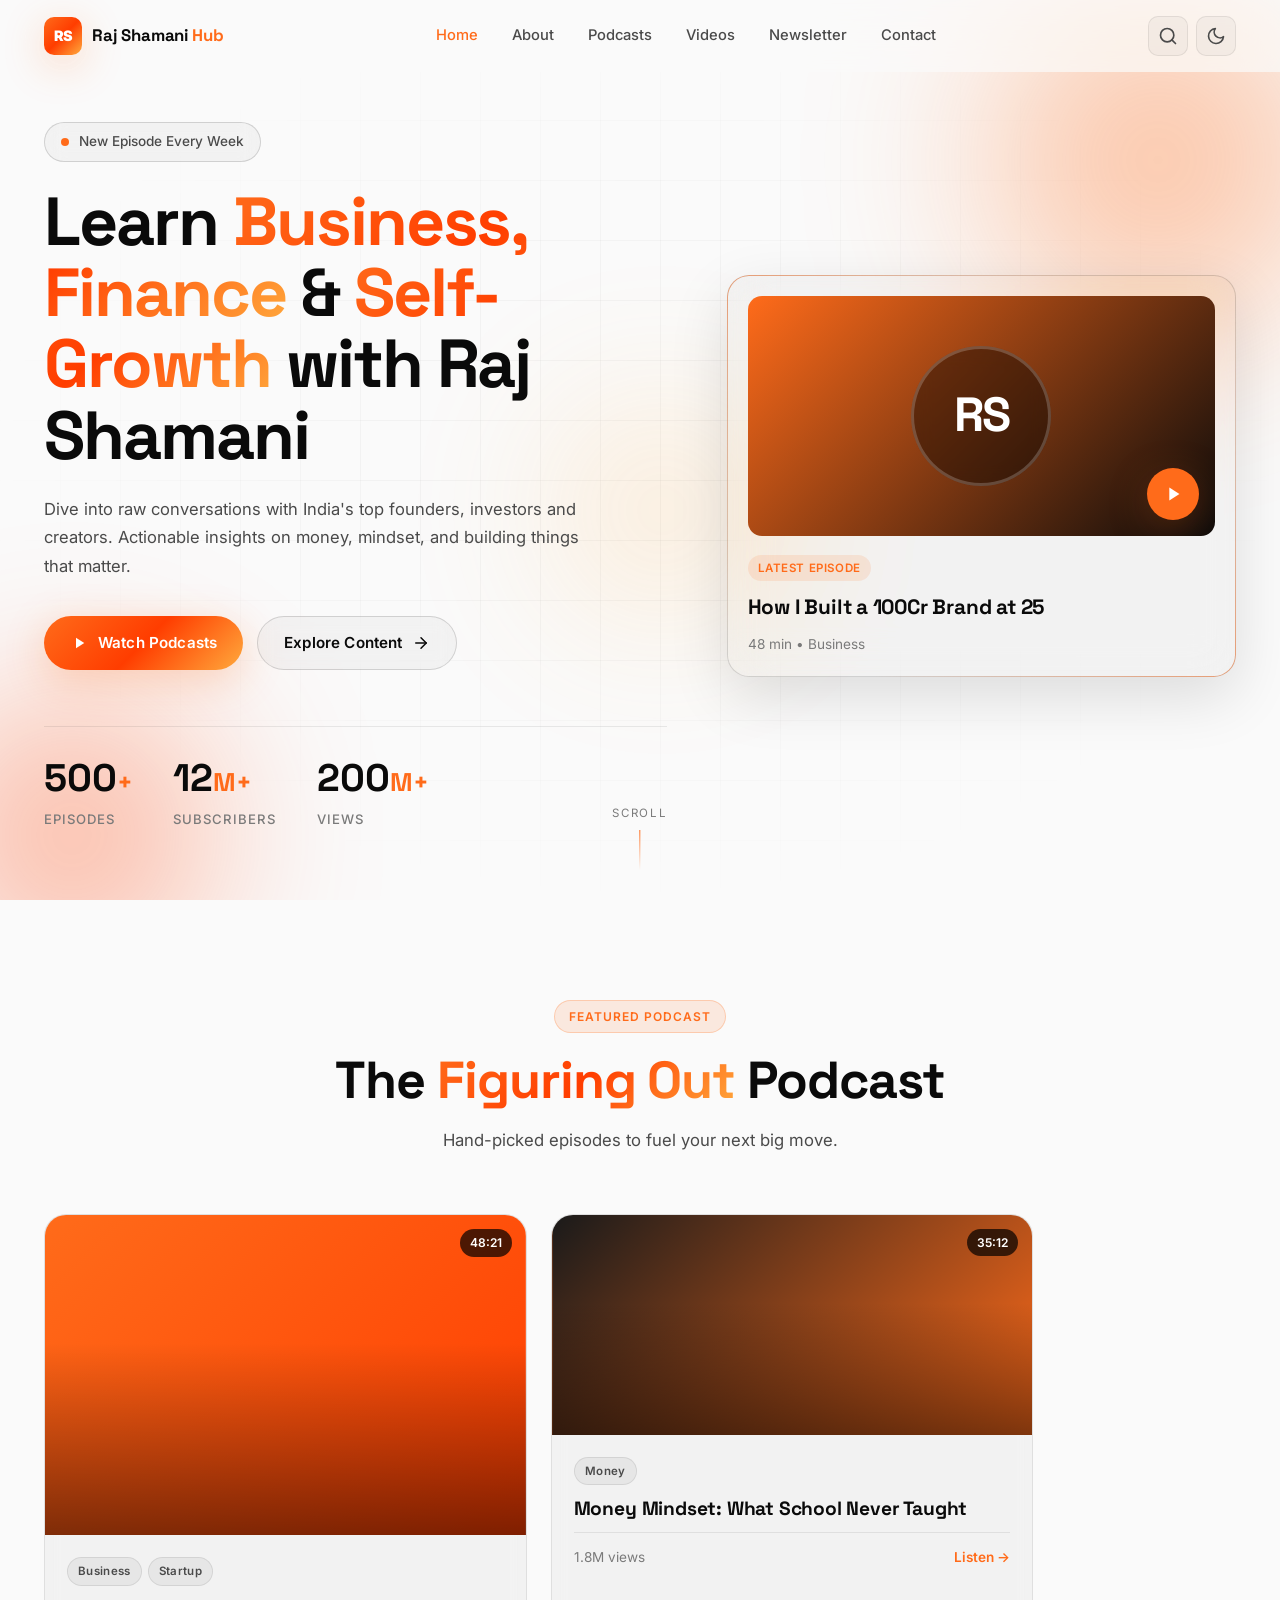
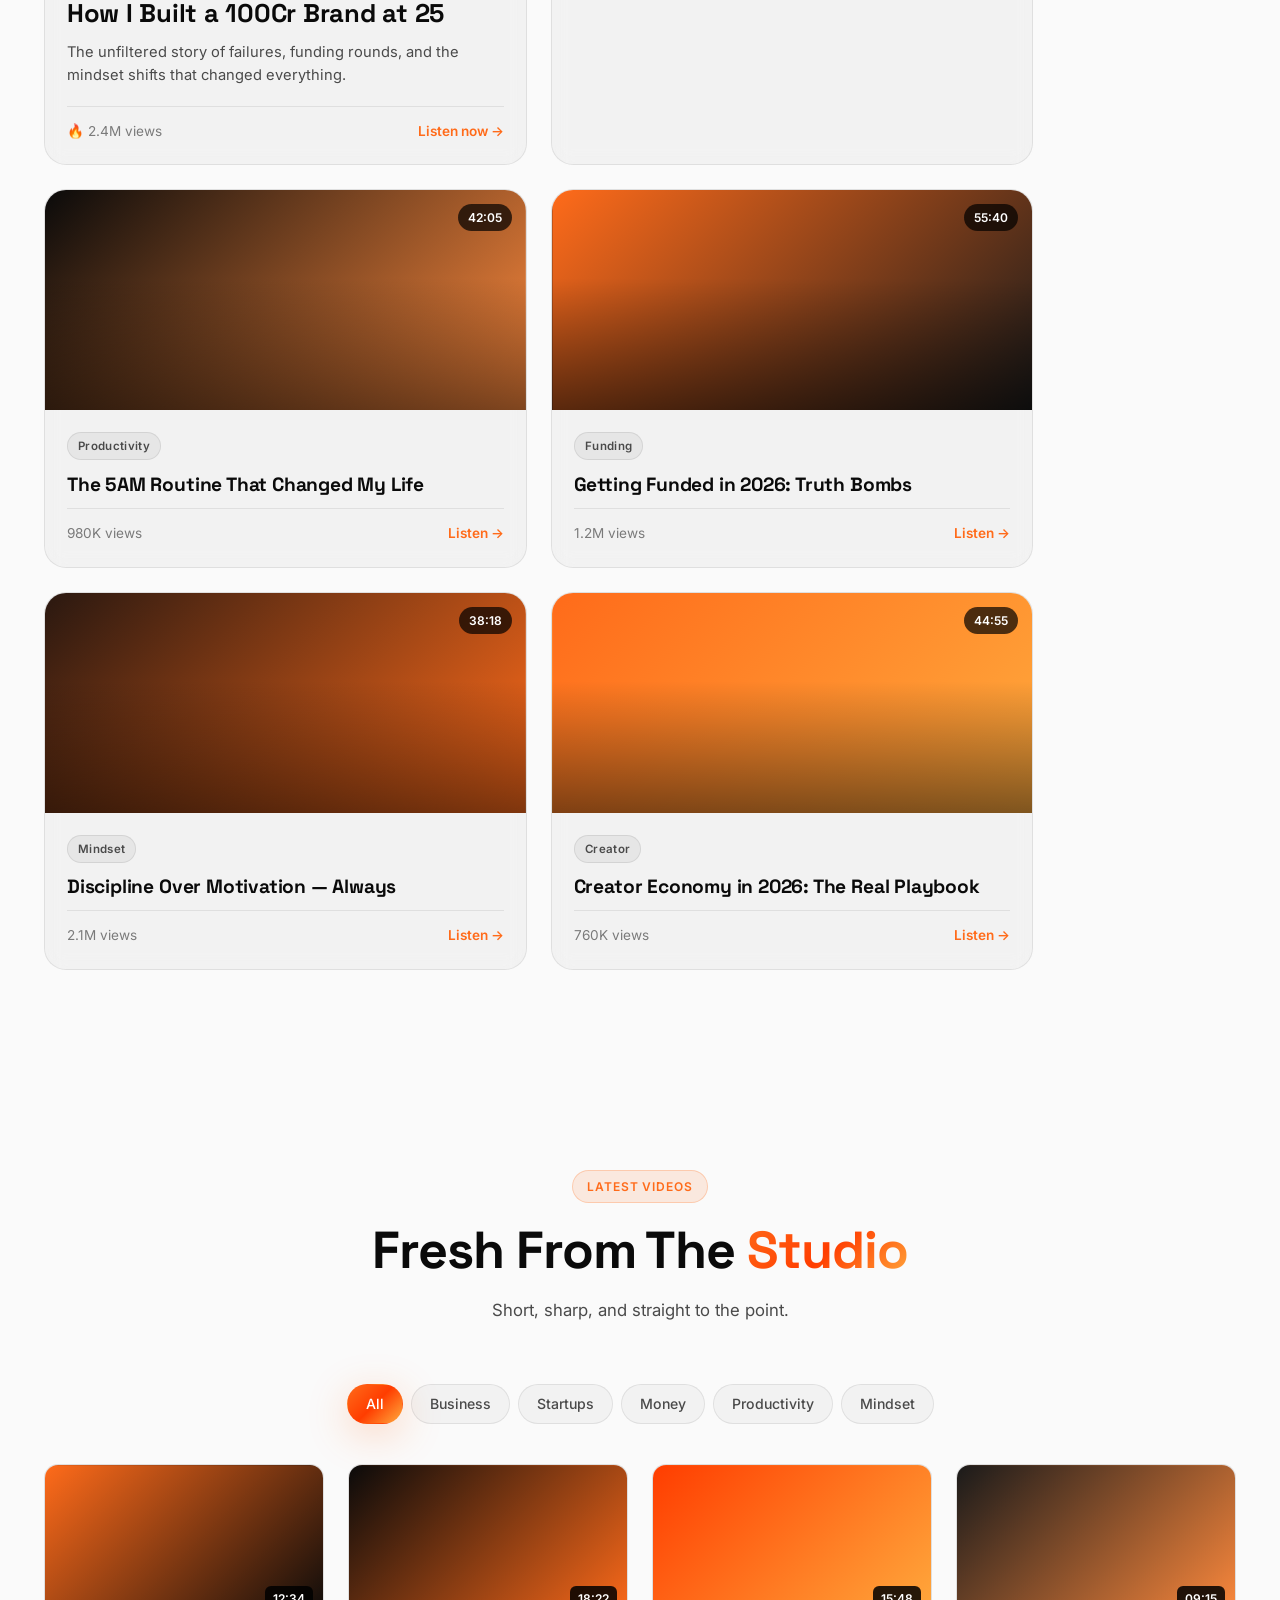
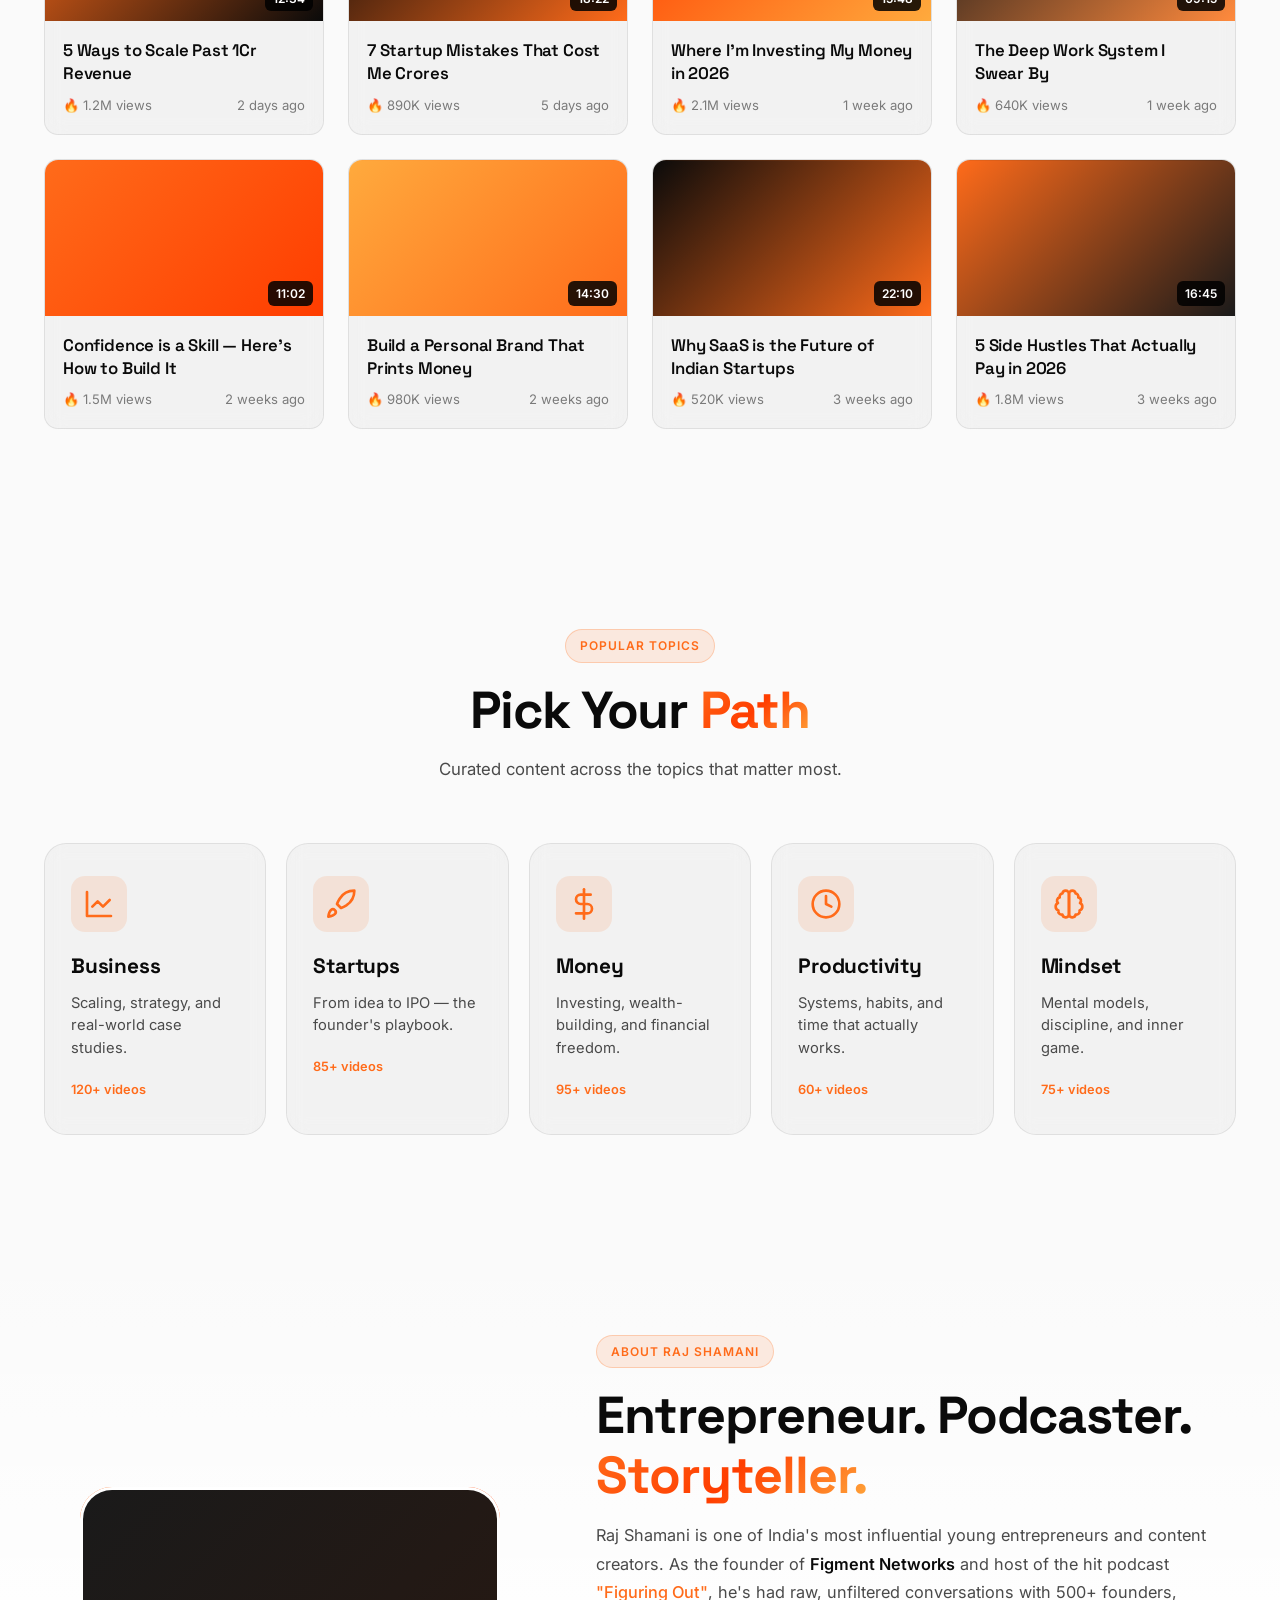
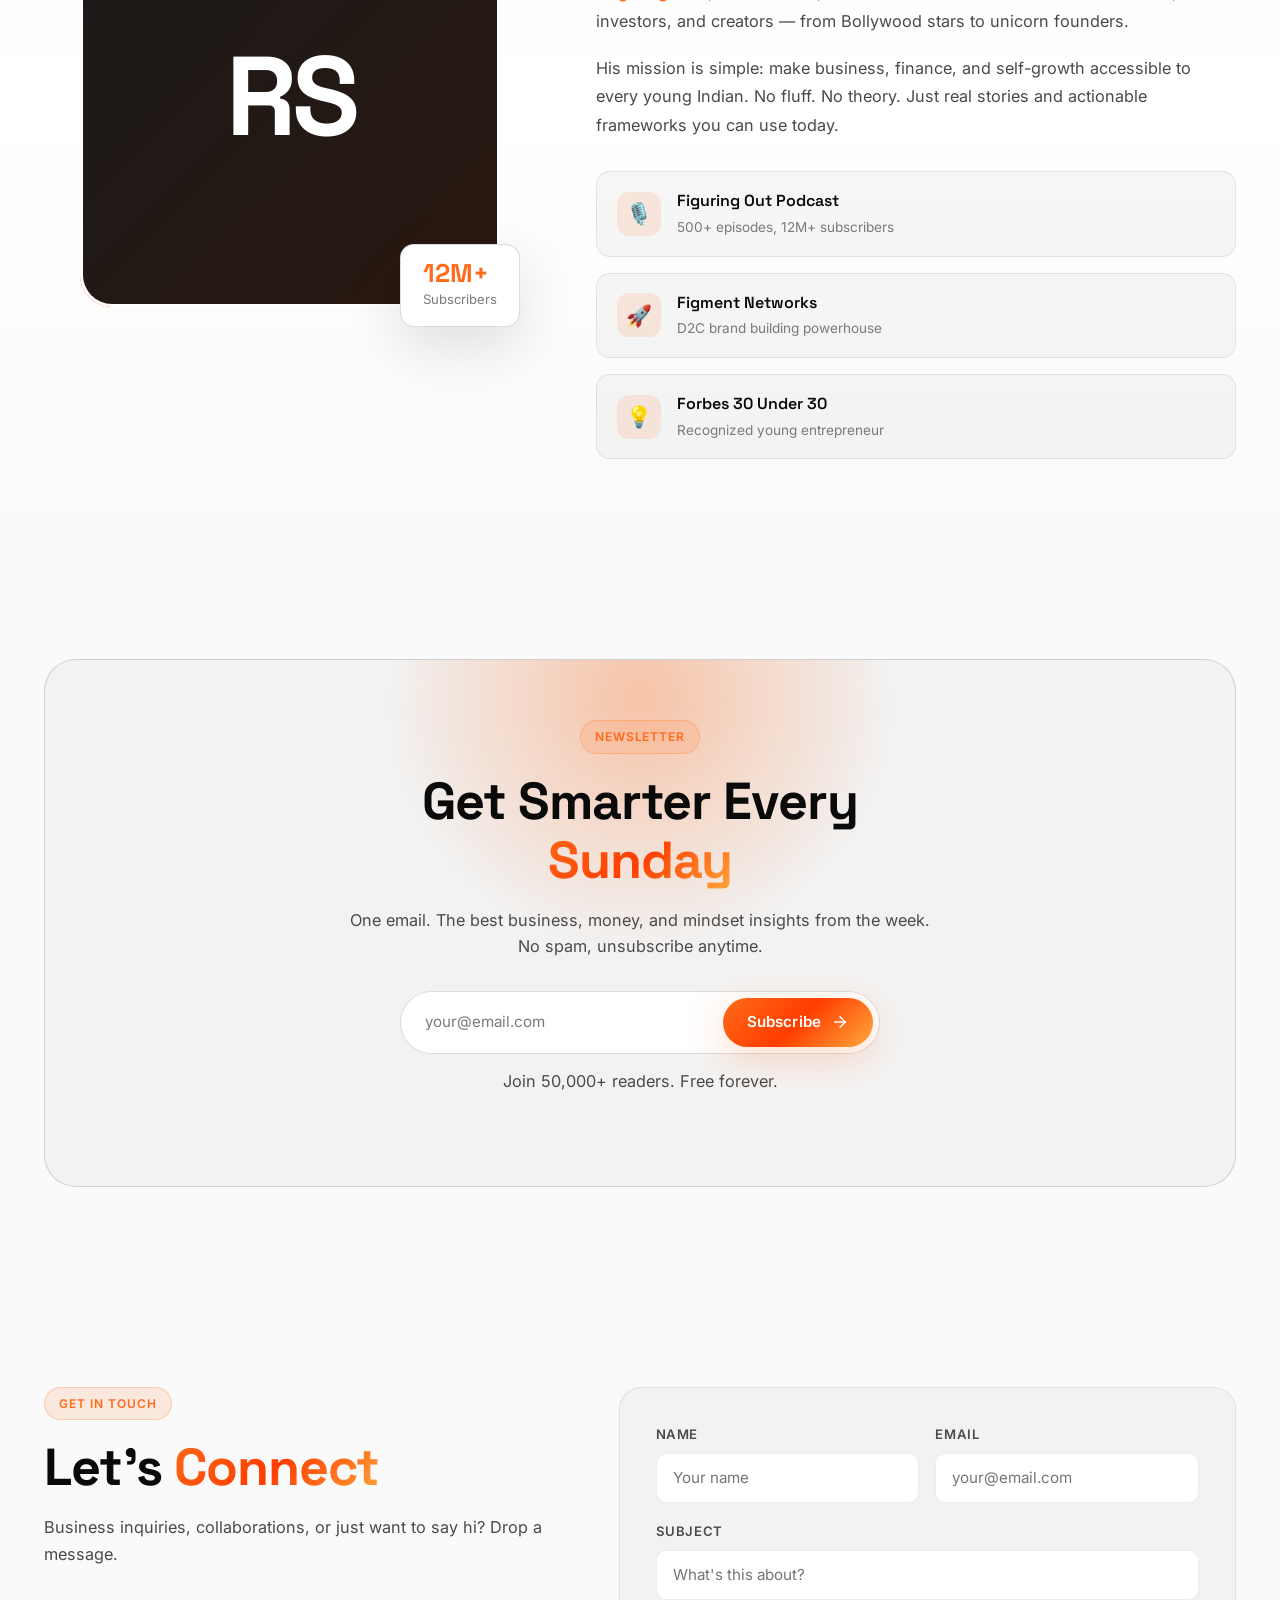
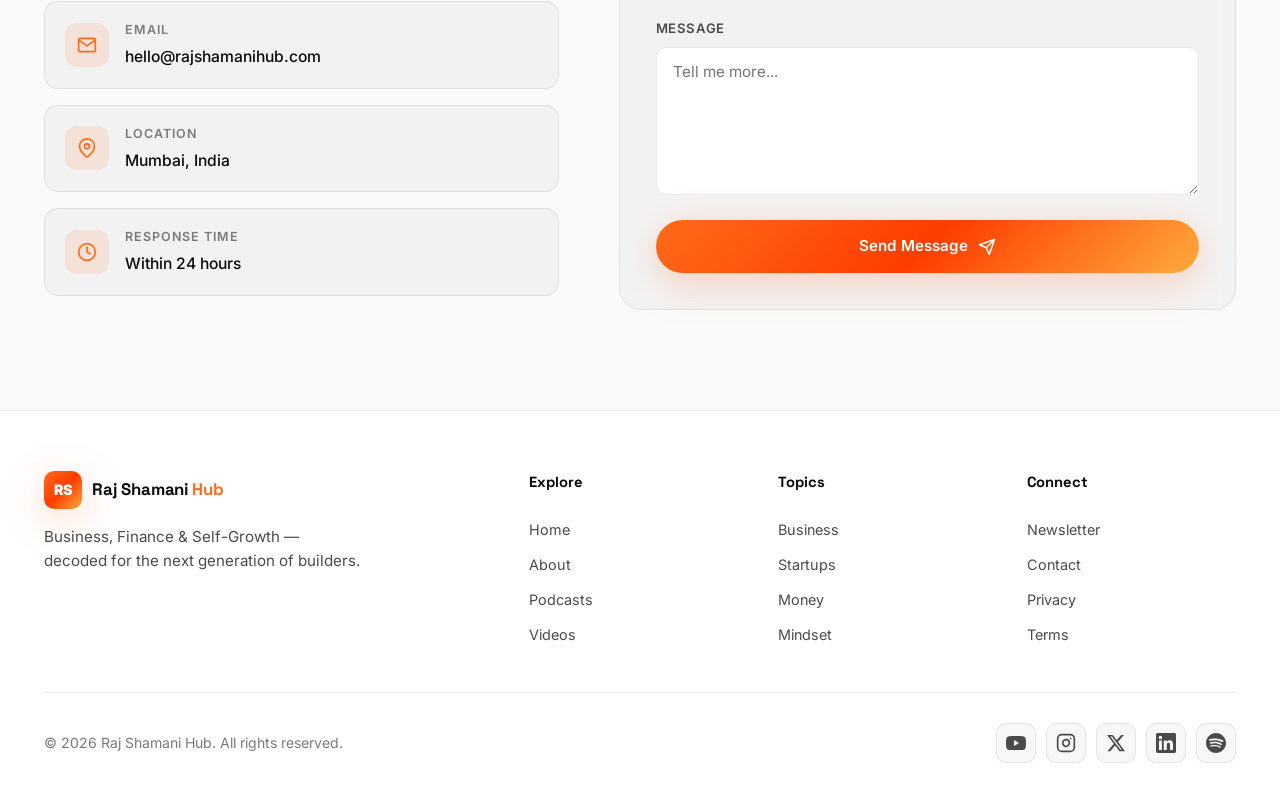
<file: index.html>
<!DOCTYPE html>
<html lang="en" data-theme="dark">
<head>
  <meta charset="UTF-8" />
  <meta http-equiv="X-UA-Compatible" content="IE=edge" />
  <meta name="viewport" content="width=device-width, initial-scale=1.0" />
  <meta name="theme-color" content="#0a0a0a" />

  <!-- SEO -->
  <title>Raj Shamani Hub — Business, Finance & Self-Growth</title>
  <meta name="description" content="Learn business, finance, startups, productivity and mindset from Raj Shamani. Watch podcasts, videos, and subscribe to the newsletter." />
  <meta name="keywords" content="Raj Shamani, Figuring Out, Business, Startups, Finance, Podcast, Entrepreneurship, Productivity, Mindset" />
  <meta name="author" content="Raj Shamani Hub" />
  <meta name="robots" content="index, follow" />

  <!-- Open Graph -->
  <meta property="og:type" content="website" />
  <meta property="og:title" content="Raj Shamani Hub — Business, Finance & Self-Growth" />
  <meta property="og:description" content="Learn business, finance, startups, productivity and mindset from Raj Shamani." />
  <meta property="og:image" content="https://images.unsplash.com/photo-1552664730-d307ca884978?w=1200" />

  <!-- Twitter -->
  <meta name="twitter:card" content="summary_large_image" />
  <meta name="twitter:title" content="Raj Shamani Hub" />
  <meta name="twitter:description" content="Business, Finance & Self-Growth with Raj Shamani." />

  <!-- Favicon -->
  <link rel="icon" type="image/svg+xml" href="data:image/svg+xml,%3Csvg xmlns='http://www.w3.org/2000/svg' viewBox='0 0 100 100'%3E%3Crect width='100' height='100' rx='22' fill='%23ff6b1a'/%3E%3Ctext x='50' y='68' font-family='Arial Black' font-size='60' font-weight='900' text-anchor='middle' fill='white'%3ERS%3C/text%3E%3C/svg%3E" />

  <!-- Fonts -->
  <link rel="preconnect" href="https://fonts.googleapis.com" />
  <link rel="preconnect" href="https://fonts.gstatic.com" crossorigin />
  <link href="https://fonts.googleapis.com/css2?family=Inter:wght@400;500;600;700;800;900&family=Space+Grotesk:wght@500;600;700&display=swap" rel="stylesheet" />

  <!-- Styles -->
  <link rel="stylesheet" href="style.css" />
</head>
<body>
  <!-- ============ NAVIGATION ============ -->
  <header class="navbar" id="navbar">
    <div class="container nav-container">
      <a href="#home" class="logo" aria-label="Raj Shamani Hub Home">
        <span class="logo-mark">RS</span>
        <span class="logo-text">Raj Shamani <span class="logo-dot">Hub</span></span>
      </a>

      <nav class="nav-menu" id="navMenu" aria-label="Main navigation">
        <a href="#home" class="nav-link">Home</a>
        <a href="#about" class="nav-link">About</a>
        <a href="#podcasts" class="nav-link">Podcasts</a>
        <a href="#videos" class="nav-link">Videos</a>
        <a href="#newsletter" class="nav-link">Newsletter</a>
        <a href="#contact" class="nav-link">Contact</a>
      </nav>

      <div class="nav-actions">
        <div class="search-wrap" id="searchWrap">
          <button class="icon-btn" id="searchToggle" aria-label="Search">
            <svg width="20" height="20" viewBox="0 0 24 24" fill="none" stroke="currentColor" stroke-width="2" stroke-linecap="round" stroke-linejoin="round"><circle cx="11" cy="11" r="8"/><line x1="21" y1="21" x2="16.65" y2="16.65"/></svg>
          </button>
          <div class="search-box" id="searchBox">
            <input type="text" id="searchInput" placeholder="Search podcasts, videos, topics..." aria-label="Search" />
            <div class="search-results" id="searchResults"></div>
          </div>
        </div>

        <button class="icon-btn" id="themeToggle" aria-label="Toggle theme">
          <svg class="icon-sun" width="20" height="20" viewBox="0 0 24 24" fill="none" stroke="currentColor" stroke-width="2" stroke-linecap="round" stroke-linejoin="round"><circle cx="12" cy="12" r="5"/><line x1="12" y1="1" x2="12" y2="3"/><line x1="12" y1="21" x2="12" y2="23"/><line x1="4.22" y1="4.22" x2="5.64" y2="5.64"/><line x1="18.36" y1="18.36" x2="19.78" y2="19.78"/><line x1="1" y1="12" x2="3" y2="12"/><line x1="21" y1="12" x2="23" y2="12"/><line x1="4.22" y1="19.78" x2="5.64" y2="18.36"/><line x1="18.36" y1="5.64" x2="19.78" y2="4.22"/></svg>
          <svg class="icon-moon" width="20" height="20" viewBox="0 0 24 24" fill="none" stroke="currentColor" stroke-width="2" stroke-linecap="round" stroke-linejoin="round"><path d="M21 12.79A9 9 0 1 1 11.21 3 7 7 0 0 0 21 12.79z"/></svg>
        </button>

        <button class="hamburger" id="hamburger" aria-label="Toggle menu" aria-expanded="false">
          <span></span><span></span><span></span>
        </button>
      </div>
    </div>
  </header>

  <!-- ============ HERO ============ -->
  <section class="hero" id="home">
    <div class="hero-bg">
      <div class="orb orb-1"></div>
      <div class="orb orb-2"></div>
      <div class="orb orb-3"></div>
      <div class="grid-overlay"></div>
    </div>

    <div class="container hero-container">
      <div class="hero-content">
        <span class="hero-badge reveal">
          <span class="pulse-dot"></span>
          New Episode Every Week
        </span>
        <h1 class="hero-title reveal">
          Learn <span class="gradient-text">Business, Finance</span> &amp;
          <span class="gradient-text">Self-Growth</span> with Raj Shamani
        </h1>
        <p class="hero-sub reveal">
          Dive into raw conversations with India's top founders, investors and creators.
          Actionable insights on money, mindset, and building things that matter.
        </p>
        <div class="hero-cta reveal">
          <a href="#podcasts" class="btn btn-primary">
            <svg width="18" height="18" viewBox="0 0 24 24" fill="currentColor"><path d="M8 5v14l11-7z"/></svg>
            Watch Podcasts
          </a>
          <a href="#videos" class="btn btn-ghost">
            Explore Content
            <svg width="18" height="18" viewBox="0 0 24 24" fill="none" stroke="currentColor" stroke-width="2" stroke-linecap="round" stroke-linejoin="round"><line x1="5" y1="12" x2="19" y2="12"/><polyline points="12 5 19 12 12 19"/></svg>
          </a>
        </div>

        <div class="hero-stats reveal">
          <div class="stat">
            <span class="stat-num" data-target="500">0</span><span class="stat-suffix">+</span>
            <span class="stat-label">Episodes</span>
          </div>
          <div class="stat">
            <span class="stat-num" data-target="12">0</span><span class="stat-suffix">M+</span>
            <span class="stat-label">Subscribers</span>
          </div>
          <div class="stat">
            <span class="stat-num" data-target="200">0</span><span class="stat-suffix">M+</span>
            <span class="stat-label">Views</span>
          </div>
        </div>
      </div>

      <div class="hero-visual reveal">
        <div class="hero-card">
          <div class="hero-card-img">
            <div class="hero-avatar">RS</div>
            <div class="hero-card-play">
              <svg width="22" height="22" viewBox="0 0 24 24" fill="white"><path d="M8 5v14l11-7z"/></svg>
            </div>
          </div>
          <div class="hero-card-info">
            <span class="hero-card-tag">Latest Episode</span>
            <h3>How I Built a 100Cr Brand at 25</h3>
            <span class="hero-card-meta">48 min • Business</span>
          </div>
        </div>
      </div>
    </div>

    <div class="scroll-indicator">
      <span>Scroll</span>
      <div class="scroll-line"></div>
    </div>
  </section>

  <!-- ============ FEATURED PODCAST ============ -->
  <section class="section featured" id="podcasts">
    <div class="container">
      <div class="section-head reveal">
        <span class="eyebrow">Featured Podcast</span>
        <h2 class="section-title">The <span class="gradient-text">Figuring Out</span> Podcast</h2>
        <p class="section-sub">Hand-picked episodes to fuel your next big move.</p>
      </div>

      <div class="podcast-grid">
        <article class="podcast-card podcast-card-lg reveal" data-search="how i built a 100cr brand business startup">
          <div class="podcast-thumb" style="background-image: linear-gradient(135deg, #ff6b1a 0%, #ff3d00 100%);">
            <div class="podcast-play">
              <svg width="28" height="28" viewBox="0 0 24 24" fill="white"><path d="M8 5v14l11-7z"/></svg>
            </div>
            <span class="podcast-duration">48:21</span>
          </div>
          <div class="podcast-body">
            <div class="podcast-meta">
              <span class="tag">Business</span>
              <span class="tag">Startup</span>
            </div>
            <h3>How I Built a 100Cr Brand at 25</h3>
            <p>The unfiltered story of failures, funding rounds, and the mindset shifts that changed everything.</p>
            <div class="podcast-footer">
              <span>🔥 2.4M views</span>
              <a href="#" class="listen-link">Listen now →</a>
            </div>
          </div>
        </article>

        <article class="podcast-card reveal" data-search="money mindset finance wealth">
          <div class="podcast-thumb" style="background-image: linear-gradient(135deg, #1a1a1a 0%, #ff6b1a 100%);">
            <div class="podcast-play">
              <svg width="24" height="24" viewBox="0 0 24 24" fill="white"><path d="M8 5v14l11-7z"/></svg>
            </div>
            <span class="podcast-duration">35:12</span>
          </div>
          <div class="podcast-body">
            <div class="podcast-meta"><span class="tag">Money</span></div>
            <h3>Money Mindset: What School Never Taught</h3>
            <div class="podcast-footer">
              <span>1.8M views</span>
              <a href="#" class="listen-link">Listen →</a>
            </div>
          </div>
        </article>

        <article class="podcast-card reveal" data-search="productivity morning routine habits">
          <div class="podcast-thumb" style="background-image: linear-gradient(135deg, #0a0a0a 0%, #ff8a3d 100%);">
            <div class="podcast-play">
              <svg width="24" height="24" viewBox="0 0 24 24" fill="white"><path d="M8 5v14l11-7z"/></svg>
            </div>
            <span class="podcast-duration">42:05</span>
          </div>
          <div class="podcast-body">
            <div class="podcast-meta"><span class="tag">Productivity</span></div>
            <h3>The 5AM Routine That Changed My Life</h3>
            <div class="podcast-footer">
              <span>980K views</span>
              <a href="#" class="listen-link">Listen →</a>
            </div>
          </div>
        </article>

        <article class="podcast-card reveal" data-search="startup funding investors">
          <div class="podcast-thumb" style="background-image: linear-gradient(135deg, #ff6b1a 0%, #1a1a1a 100%);">
            <div class="podcast-play">
              <svg width="24" height="24" viewBox="0 0 24 24" fill="white"><path d="M8 5v14l11-7z"/></svg>
            </div>
            <span class="podcast-duration">55:40</span>
          </div>
          <div class="podcast-body">
            <div class="podcast-meta"><span class="tag">Funding</span></div>
            <h3>Getting Funded in 2026: Truth Bombs</h3>
            <div class="podcast-footer">
              <span>1.2M views</span>
              <a href="#" class="listen-link">Listen →</a>
            </div>
          </div>
        </article>

        <article class="podcast-card reveal" data-search="mindset discipline motivation">
          <div class="podcast-thumb" style="background-image: linear-gradient(135deg, #2a1810 0%, #ff6b1a 100%);">
            <div class="podcast-play">
              <svg width="24" height="24" viewBox="0 0 24 24" fill="white"><path d="M8 5v14l11-7z"/></svg>
            </div>
            <span class="podcast-duration">38:18</span>
          </div>
          <div class="podcast-body">
            <div class="podcast-meta"><span class="tag">Mindset</span></div>
            <h3>Discipline Over Motivation — Always</h3>
            <div class="podcast-footer">
              <span>2.1M views</span>
              <a href="#" class="listen-link">Listen →</a>
            </div>
          </div>
        </article>

        <article class="podcast-card reveal" data-search="creator economy youtube content">
          <div class="podcast-thumb" style="background-image: linear-gradient(135deg, #ff6b1a 0%, #ffaa3d 100%);">
            <div class="podcast-play">
              <svg width="24" height="24" viewBox="0 0 24 24" fill="white"><path d="M8 5v14l11-7z"/></svg>
            </div>
            <span class="podcast-duration">44:55</span>
          </div>
          <div class="podcast-body">
            <div class="podcast-meta"><span class="tag">Creator</span></div>
            <h3>Creator Economy in 2026: The Real Playbook</h3>
            <div class="podcast-footer">
              <span>760K views</span>
              <a href="#" class="listen-link">Listen →</a>
            </div>
          </div>
        </article>
      </div>
    </div>
  </section>

  <!-- ============ VIDEOS ============ -->
  <section class="section videos" id="videos">
    <div class="container">
      <div class="section-head reveal">
        <span class="eyebrow">Latest Videos</span>
        <h2 class="section-title">Fresh From The <span class="gradient-text">Studio</span></h2>
        <p class="section-sub">Short, sharp, and straight to the point.</p>
      </div>

      <div class="filter-bar reveal" id="filterBar">
        <button class="filter-btn active" data-filter="all">All</button>
        <button class="filter-btn" data-filter="business">Business</button>
        <button class="filter-btn" data-filter="startup">Startups</button>
        <button class="filter-btn" data-filter="money">Money</button>
        <button class="filter-btn" data-filter="productivity">Productivity</button>
        <button class="filter-btn" data-filter="mindset">Mindset</button>
      </div>

      <div class="video-grid" id="videoGrid">
        <article class="video-card reveal" data-category="business" data-search="scaling business revenue growth">
          <div class="video-thumb" style="background-image: linear-gradient(135deg, #ff6b1a, #0a0a0a);">
            <span class="video-duration">12:34</span>
            <div class="video-play">
              <svg width="32" height="32" viewBox="0 0 24 24" fill="white"><path d="M8 5v14l11-7z"/></svg>
            </div>
          </div>
          <div class="video-body">
            <h3>5 Ways to Scale Past 1Cr Revenue</h3>
            <div class="video-meta">
              <span>🔥 1.2M views</span>
              <span>2 days ago</span>
            </div>
          </div>
        </article>

        <article class="video-card reveal" data-category="startup" data-search="startup mistakes founders">
          <div class="video-thumb" style="background-image: linear-gradient(135deg, #0a0a0a, #ff6b1a);">
            <span class="video-duration">18:22</span>
            <div class="video-play">
              <svg width="32" height="32" viewBox="0 0 24 24" fill="white"><path d="M8 5v14l11-7z"/></svg>
            </div>
          </div>
          <div class="video-body">
            <h3>7 Startup Mistakes That Cost Me Crores</h3>
            <div class="video-meta">
              <span>🔥 890K views</span>
              <span>5 days ago</span>
            </div>
          </div>
        </article>

        <article class="video-card reveal" data-category="money" data-search="investing stocks mutual funds">
          <div class="video-thumb" style="background-image: linear-gradient(135deg, #ff3d00, #ffaa3d);">
            <span class="video-duration">15:48</span>
            <div class="video-play">
              <svg width="32" height="32" viewBox="0 0 24 24" fill="white"><path d="M8 5v14l11-7z"/></svg>
            </div>
          </div>
          <div class="video-body">
            <h3>Where I'm Investing My Money in 2026</h3>
            <div class="video-meta">
              <span>🔥 2.1M views</span>
              <span>1 week ago</span>
            </div>
          </div>
        </article>

        <article class="video-card reveal" data-category="productivity" data-search="focus deep work productivity">
          <div class="video-thumb" style="background-image: linear-gradient(135deg, #1a1a1a, #ff8a3d);">
            <span class="video-duration">09:15</span>
            <div class="video-play">
              <svg width="32" height="32" viewBox="0 0 24 24" fill="white"><path d="M8 5v14l11-7z"/></svg>
            </div>
          </div>
          <div class="video-body">
            <h3>The Deep Work System I Swear By</h3>
            <div class="video-meta">
              <span>🔥 640K views</span>
              <span>1 week ago</span>
            </div>
          </div>
        </article>

        <article class="video-card reveal" data-category="mindset" data-search="confidence mindset success">
          <div class="video-thumb" style="background-image: linear-gradient(135deg, #ff6b1a, #ff3d00);">
            <span class="video-duration">11:02</span>
            <div class="video-play">
              <svg width="32" height="32" viewBox="0 0 24 24" fill="white"><path d="M8 5v14l11-7z"/></svg>
            </div>
          </div>
          <div class="video-body">
            <h3>Confidence is a Skill — Here's How to Build It</h3>
            <div class="video-meta">
              <span>🔥 1.5M views</span>
              <span>2 weeks ago</span>
            </div>
          </div>
        </article>

        <article class="video-card reveal" data-category="business" data-search="personal brand branding">
          <div class="video-thumb" style="background-image: linear-gradient(135deg, #ffaa3d, #ff6b1a);">
            <span class="video-duration">14:30</span>
            <div class="video-play">
              <svg width="32" height="32" viewBox="0 0 24 24" fill="white"><path d="M8 5v14l11-7z"/></svg>
            </div>
          </div>
          <div class="video-body">
            <h3>Build a Personal Brand That Prints Money</h3>
            <div class="video-meta">
              <span>🔥 980K views</span>
              <span>2 weeks ago</span>
            </div>
          </div>
        </article>

        <article class="video-card reveal" data-category="startup" data-search="saas b2b startup">
          <div class="video-thumb" style="background-image: linear-gradient(135deg, #0a0a0a, #ff6b1a);">
            <span class="video-duration">22:10</span>
            <div class="video-play">
              <svg width="32" height="32" viewBox="0 0 24 24" fill="white"><path d="M8 5v14l11-7z"/></svg>
            </div>
          </div>
          <div class="video-body">
            <h3>Why SaaS is the Future of Indian Startups</h3>
            <div class="video-meta">
              <span>🔥 520K views</span>
              <span>3 weeks ago</span>
            </div>
          </div>
        </article>

        <article class="video-card reveal" data-category="money" data-search="side hustle passive income">
          <div class="video-thumb" style="background-image: linear-gradient(135deg, #ff6b1a, #1a1a1a);">
            <span class="video-duration">16:45</span>
            <div class="video-play">
              <svg width="32" height="32" viewBox="0 0 24 24" fill="white"><path d="M8 5v14l11-7z"/></svg>
            </div>
          </div>
          <div class="video-body">
            <h3>5 Side Hustles That Actually Pay in 2026</h3>
            <div class="video-meta">
              <span>🔥 1.8M views</span>
              <span>3 weeks ago</span>
            </div>
          </div>
        </article>
      </div>
    </div>
  </section>

  <!-- ============ TOPICS ============ -->
  <section class="section topics" id="topics">
    <div class="container">
      <div class="section-head reveal">
        <span class="eyebrow">Popular Topics</span>
        <h2 class="section-title">Pick Your <span class="gradient-text">Path</span></h2>
        <p class="section-sub">Curated content across the topics that matter most.</p>
      </div>

      <div class="topics-grid">
        <a href="#videos" class="topic-card reveal" data-topic="business">
          <div class="topic-icon">
            <svg width="32" height="32" viewBox="0 0 24 24" fill="none" stroke="currentColor" stroke-width="2" stroke-linecap="round" stroke-linejoin="round"><path d="M3 3v18h18"/><path d="M7 14l4-4 4 4 5-5"/></svg>
          </div>
          <h3>Business</h3>
          <p>Scaling, strategy, and real-world case studies.</p>
          <span class="topic-count">120+ videos</span>
        </a>

        <a href="#videos" class="topic-card reveal" data-topic="startup">
          <div class="topic-icon">
            <svg width="32" height="32" viewBox="0 0 24 24" fill="none" stroke="currentColor" stroke-width="2" stroke-linecap="round" stroke-linejoin="round"><path d="M4.5 16.5c-1.5 1.26-2 5-2 5s3.74-.5 5-2c.71-.84.7-2.13-.09-2.91a2.18 2.18 0 0 0-2.91-.09z"/><path d="M12 15l-3-3a22 22 0 0 1 2-3.95A12.88 12.88 0 0 1 22 2c0 2.72-.78 7.5-6 11a22.35 22.35 0 0 1-4 2z"/></svg>
          </div>
          <h3>Startups</h3>
          <p>From idea to IPO — the founder's playbook.</p>
          <span class="topic-count">85+ videos</span>
        </a>

        <a href="#videos" class="topic-card reveal" data-topic="money">
          <div class="topic-icon">
            <svg width="32" height="32" viewBox="0 0 24 24" fill="none" stroke="currentColor" stroke-width="2" stroke-linecap="round" stroke-linejoin="round"><line x1="12" y1="1" x2="12" y2="23"/><path d="M17 5H9.5a3.5 3.5 0 0 0 0 7h5a3.5 3.5 0 0 1 0 7H6"/></svg>
          </div>
          <h3>Money</h3>
          <p>Investing, wealth-building, and financial freedom.</p>
          <span class="topic-count">95+ videos</span>
        </a>

        <a href="#videos" class="topic-card reveal" data-topic="productivity">
          <div class="topic-icon">
            <svg width="32" height="32" viewBox="0 0 24 24" fill="none" stroke="currentColor" stroke-width="2" stroke-linecap="round" stroke-linejoin="round"><circle cx="12" cy="12" r="10"/><polyline points="12 6 12 12 16 14"/></svg>
          </div>
          <h3>Productivity</h3>
          <p>Systems, habits, and time that actually works.</p>
          <span class="topic-count">60+ videos</span>
        </a>

        <a href="#videos" class="topic-card reveal" data-topic="mindset">
          <div class="topic-icon">
            <svg width="32" height="32" viewBox="0 0 24 24" fill="none" stroke="currentColor" stroke-width="2" stroke-linecap="round" stroke-linejoin="round"><path d="M9.5 2A2.5 2.5 0 0 1 12 4.5v15a2.5 2.5 0 0 1-4.96.44 2.5 2.5 0 0 1-2.96-3.08 3 3 0 0 1-.34-5.58 2.5 2.5 0 0 1 1.32-4.24 2.5 2.5 0 0 1 1.98-3A2.5 2.5 0 0 1 9.5 2Z"/><path d="M14.5 2A2.5 2.5 0 0 0 12 4.5v15a2.5 2.5 0 0 0 4.96.44 2.5 2.5 0 0 0 2.96-3.08 3 3 0 0 0 .34-5.58 2.5 2.5 0 0 0-1.32-4.24 2.5 2.5 0 0 0-1.98-3A2.5 2.5 0 0 0 14.5 2Z"/></svg>
          </div>
          <h3>Mindset</h3>
          <p>Mental models, discipline, and inner game.</p>
          <span class="topic-count">75+ videos</span>
        </a>
      </div>
    </div>
  </section>

  <!-- ============ ABOUT ============ -->
  <section class="section about" id="about">
    <div class="container about-container">
      <div class="about-image reveal">
        <div class="about-frame">
          <div class="about-avatar-lg">RS</div>
          <div class="about-badge">
            <span class="about-badge-num">12M+</span>
            <span>Subscribers</span>
          </div>
        </div>
      </div>

      <div class="about-content">
        <span class="eyebrow reveal">About Raj Shamani</span>
        <h2 class="section-title reveal">Entrepreneur. Podcaster. <span class="gradient-text">Storyteller.</span></h2>
        <p class="reveal">
          Raj Shamani is one of India's most influential young entrepreneurs and content creators.
          As the founder of <strong>Figment Networks</strong> and host of the hit podcast
          <em>"Figuring Out"</em>, he's had raw, unfiltered conversations with 500+ founders,
          investors, and creators — from Bollywood stars to unicorn founders.
        </p>
        <p class="reveal">
          His mission is simple: make business, finance, and self-growth accessible to every
          young Indian. No fluff. No theory. Just real stories and actionable frameworks
          you can use today.
        </p>

        <div class="about-highlights">
          <div class="highlight reveal">
            <div class="highlight-icon">🎙️</div>
            <div>
              <h4>Figuring Out Podcast</h4>
              <p>500+ episodes, 12M+ subscribers</p>
            </div>
          </div>
          <div class="highlight reveal">
            <div class="highlight-icon">🚀</div>
            <div>
              <h4>Figment Networks</h4>
              <p>D2C brand building powerhouse</p>
            </div>
          </div>
          <div class="highlight reveal">
            <div class="highlight-icon">💡</div>
            <div>
              <h4>Forbes 30 Under 30</h4>
              <p>Recognized young entrepreneur</p>
            </div>
          </div>
        </div>
      </div>
    </div>
  </section>

  <!-- ============ NEWSLETTER ============ -->
  <section class="section newsletter" id="newsletter">
    <div class="container">
      <div class="newsletter-card reveal">
        <div class="newsletter-glow"></div>
        <div class="newsletter-content">
          <span class="eyebrow">Newsletter</span>
          <h2 class="section-title">Get Smarter Every <span class="gradient-text">Sunday</span></h2>
          <p>One email. The best business, money, and mindset insights from the week. No spam, unsubscribe anytime.</p>

          <form class="newsletter-form" id="newsletterForm" novalidate>
            <div class="input-wrap">
              <input type="email" id="newsletterEmail" placeholder="your@email.com" required aria-label="Email address" />
              <button type="submit" class="btn btn-primary">
                Subscribe
                <svg width="18" height="18" viewBox="0 0 24 24" fill="none" stroke="currentColor" stroke-width="2" stroke-linecap="round" stroke-linejoin="round"><line x1="5" y1="12" x2="19" y2="12"/><polyline points="12 5 19 12 12 19"/></svg>
              </button>
            </div>
            <p class="form-note">Join 50,000+ readers. Free forever.</p>
          </form>
        </div>
      </div>
    </div>
  </section>

  <!-- ============ CONTACT ============ -->
  <section class="section contact" id="contact">
    <div class="container contact-container">
      <div class="contact-info reveal">
        <span class="eyebrow">Get in Touch</span>
        <h2 class="section-title">Let's <span class="gradient-text">Connect</span></h2>
        <p>Business inquiries, collaborations, or just want to say hi? Drop a message.</p>

        <div class="contact-list">
          <div class="contact-item">
            <div class="contact-icon">
              <svg width="20" height="20" viewBox="0 0 24 24" fill="none" stroke="currentColor" stroke-width="2" stroke-linecap="round" stroke-linejoin="round"><path d="M4 4h16c1.1 0 2 .9 2 2v12c0 1.1-.9 2-2 2H4c-1.1 0-2-.9-2-2V6c0-1.1.9-2 2-2z"/><polyline points="22,6 12,13 2,6"/></svg>
            </div>
            <div>
              <h4>Email</h4>
              <a href="mailto:hello@rajshamanihub.com">hello@rajshamanihub.com</a>
            </div>
          </div>
          <div class="contact-item">
            <div class="contact-icon">
              <svg width="20" height="20" viewBox="0 0 24 24" fill="none" stroke="currentColor" stroke-width="2" stroke-linecap="round" stroke-linejoin="round"><path d="M21 10c0 7-9 13-9 13s-9-6-9-13a9 9 0 0 1 18 0z"/><circle cx="12" cy="10" r="3"/></svg>
            </div>
            <div>
              <h4>Location</h4>
              <span>Mumbai, India</span>
            </div>
          </div>
          <div class="contact-item">
            <div class="contact-icon">
              <svg width="20" height="20" viewBox="0 0 24 24" fill="none" stroke="currentColor" stroke-width="2" stroke-linecap="round" stroke-linejoin="round"><circle cx="12" cy="12" r="10"/><polyline points="12 6 12 12 16 14"/></svg>
            </div>
            <div>
              <h4>Response Time</h4>
              <span>Within 24 hours</span>
            </div>
          </div>
        </div>
      </div>

      <form class="contact-form reveal" id="contactForm" novalidate>
        <div class="form-row">
          <div class="form-group">
            <label for="contactName">Name</label>
            <input type="text" id="contactName" placeholder="Your name" required />
          </div>
          <div class="form-group">
            <label for="contactEmail">Email</label>
            <input type="email" id="contactEmail" placeholder="your@email.com" required />
          </div>
        </div>
        <div class="form-group">
          <label for="contactSubject">Subject</label>
          <input type="text" id="contactSubject" placeholder="What's this about?" required />
        </div>
        <div class="form-group">
          <label for="contactMessage">Message</label>
          <textarea id="contactMessage" rows="5" placeholder="Tell me more..." required></textarea>
        </div>
        <button type="submit" class="btn btn-primary btn-full">
          Send Message
          <svg width="18" height="18" viewBox="0 0 24 24" fill="none" stroke="currentColor" stroke-width="2" stroke-linecap="round" stroke-linejoin="round"><line x1="22" y1="2" x2="11" y2="13"/><polygon points="22 2 15 22 11 13 2 9 22 2"/></svg>
        </button>
      </form>
    </div>
  </section>

  <!-- ============ FOOTER ============ -->
  <footer class="footer">
    <div class="container">
      <div class="footer-top">
        <div class="footer-brand">
          <a href="#home" class="logo">
            <span class="logo-mark">RS</span>
            <span class="logo-text">Raj Shamani <span class="logo-dot">Hub</span></span>
          </a>
          <p>Business, Finance & Self-Growth — decoded for the next generation of builders.</p>
        </div>

        <div class="footer-links">
          <div class="footer-col">
            <h4>Explore</h4>
            <a href="#home">Home</a>
            <a href="#about">About</a>
            <a href="#podcasts">Podcasts</a>
            <a href="#videos">Videos</a>
          </div>
          <div class="footer-col">
            <h4>Topics</h4>
            <a href="#topics">Business</a>
            <a href="#topics">Startups</a>
            <a href="#topics">Money</a>
            <a href="#topics">Mindset</a>
          </div>
          <div class="footer-col">
            <h4>Connect</h4>
            <a href="#newsletter">Newsletter</a>
            <a href="#contact">Contact</a>
            <a href="#">Privacy</a>
            <a href="#">Terms</a>
          </div>
        </div>
      </div>

      <div class="footer-bottom">
        <p>&copy; 2026 Raj Shamani Hub. All rights reserved.</p>
        <div class="social-links">
          <a href="#" aria-label="YouTube" class="social-link">
            <svg width="20" height="20" viewBox="0 0 24 24" fill="currentColor"><path d="M23.498 6.186a3.016 3.016 0 0 0-2.122-2.136C19.505 3.545 12 3.545 12 3.545s-7.505 0-9.377.505A3.017 3.017 0 0 0 .502 6.186C0 8.07 0 12 0 12s0 3.93.502 5.814a3.016 3.016 0 0 0 2.122 2.136c1.871.505 9.376.505 9.376.505s7.505 0 9.377-.505a3.015 3.015 0 0 0 2.122-2.136C24 15.93 24 12 24 12s0-3.93-.502-5.814zM9.545 15.568V8.432L15.818 12l-6.273 3.568z"/></svg>
          </a>
          <a href="#" aria-label="Instagram" class="social-link">
            <svg width="20" height="20" viewBox="0 0 24 24" fill="none" stroke="currentColor" stroke-width="2" stroke-linecap="round" stroke-linejoin="round"><rect x="2" y="2" width="20" height="20" rx="5" ry="5"/><path d="M16 11.37A4 4 0 1 1 12.63 8 4 4 0 0 1 16 11.37z"/><line x1="17.5" y1="6.5" x2="17.51" y2="6.5"/></svg>
          </a>
          <a href="#" aria-label="Twitter" class="social-link">
            <svg width="20" height="20" viewBox="0 0 24 24" fill="currentColor"><path d="M18.244 2.25h3.308l-7.227 8.26 8.502 11.24H16.17l-5.214-6.817L4.99 21.75H1.68l7.73-8.835L1.254 2.25H8.08l4.713 6.231zm-1.161 17.52h1.833L7.084 4.126H5.117z"/></svg>
          </a>
          <a href="#" aria-label="LinkedIn" class="social-link">
            <svg width="20" height="20" viewBox="0 0 24 24" fill="currentColor"><path d="M20.447 20.452h-3.554v-5.569c0-1.328-.027-3.037-1.852-3.037-1.853 0-2.136 1.445-2.136 2.939v5.667H9.351V9h3.414v1.561h.046c.477-.9 1.637-1.85 3.37-1.85 3.601 0 4.267 2.37 4.267 5.455v6.286zM5.337 7.433a2.062 2.062 0 01-2.063-2.065 2.063 2.063 0 112.063 2.065zm1.782 13.019H3.555V9h3.564v11.452zM22.225 0H1.771C.792 0 0 .774 0 1.729v20.542C0 23.227.792 24 1.771 24h20.451C23.2 24 24 23.227 24 22.271V1.729C24 .774 23.2 0 22.222 0h.003z"/></svg>
          </a>
          <a href="#" aria-label="Spotify" class="social-link">
            <svg width="20" height="20" viewBox="0 0 24 24" fill="currentColor"><path d="M12 0C5.4 0 0 5.4 0 12s5.4 12 12 12 12-5.4 12-12S18.66 0 12 0zm5.521 17.34c-.24.359-.66.48-1.021.24-2.82-1.74-6.36-2.101-10.561-1.141-.418.122-.779-.179-.899-.539-.12-.421.18-.78.54-.9 4.56-1.021 8.52-.6 11.64 1.32.42.18.479.659.301 1.02zm1.44-3.3c-.301.42-.841.6-1.262.3-3.239-1.98-8.159-2.58-11.939-1.38-.479.12-1.02-.12-1.14-.6-.12-.48.12-1.021.6-1.141C9.6 9.9 15 10.561 18.72 12.84c.361.181.54.78.241 1.2zm.12-3.36C15.24 8.4 8.82 8.16 5.16 9.301c-.6.179-1.2-.181-1.38-.721-.18-.601.18-1.2.72-1.381 4.26-1.26 11.28-1.02 15.721 1.621.539.3.719 1.02.419 1.56-.299.421-1.02.599-1.559.3z"/></svg>
          </a>
        </div>
      </div>
    </div>
  </footer>

  <!-- Toast -->
  <div class="toast" id="toast" role="status" aria-live="polite"></div>

  <script src="script.js"></script>
</body>
</html>
</file>
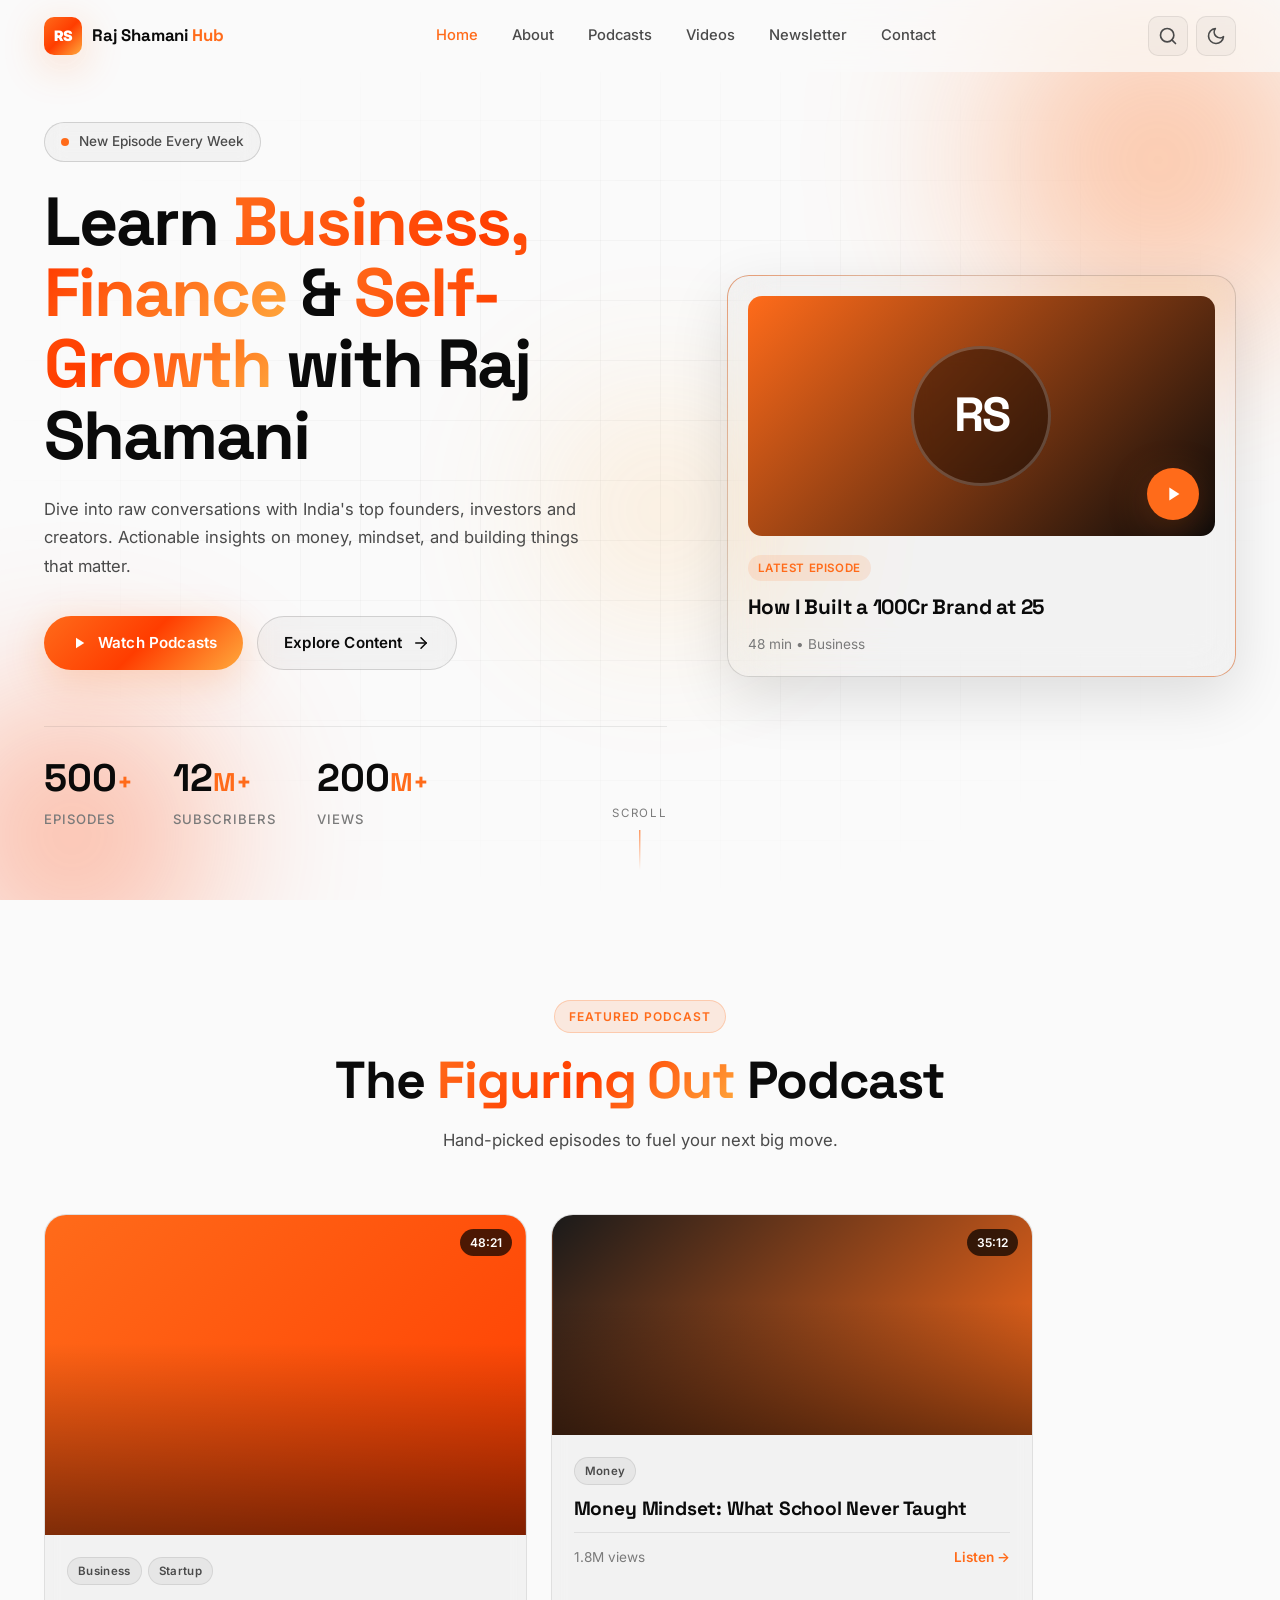
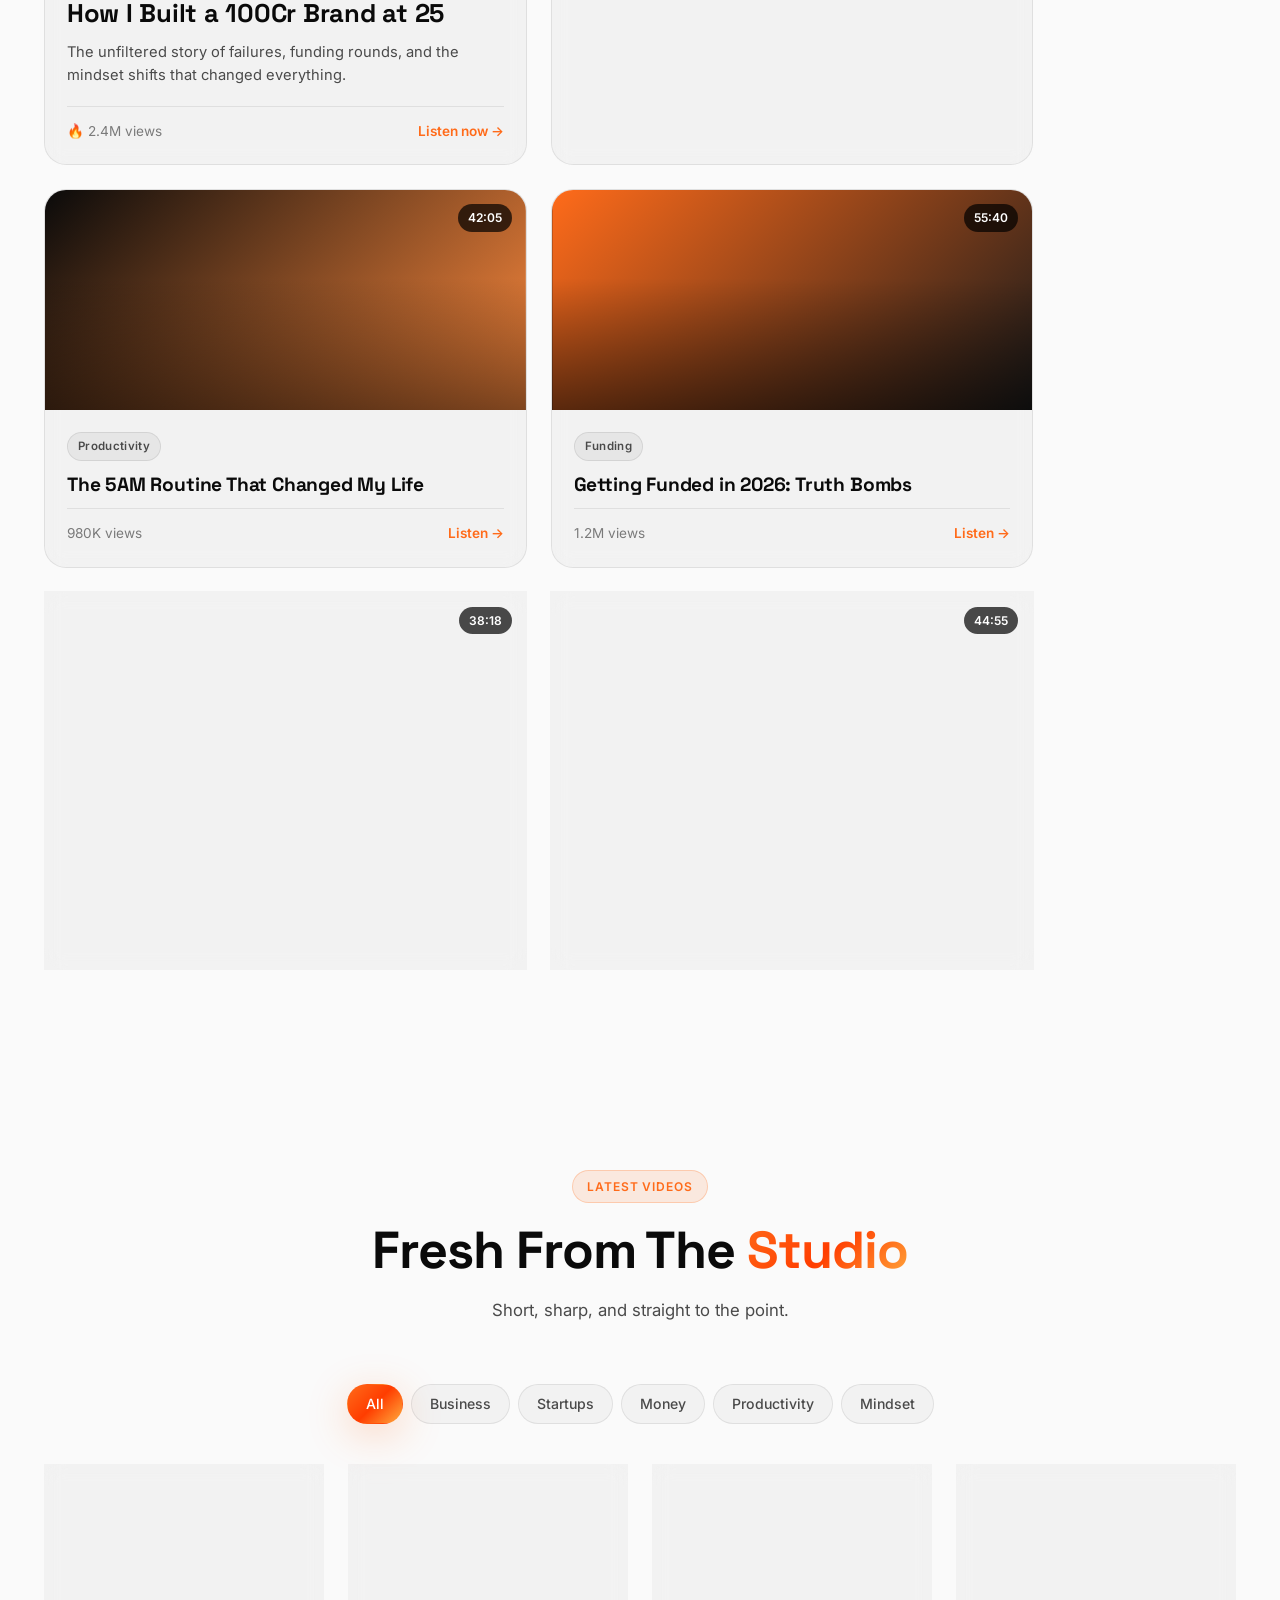
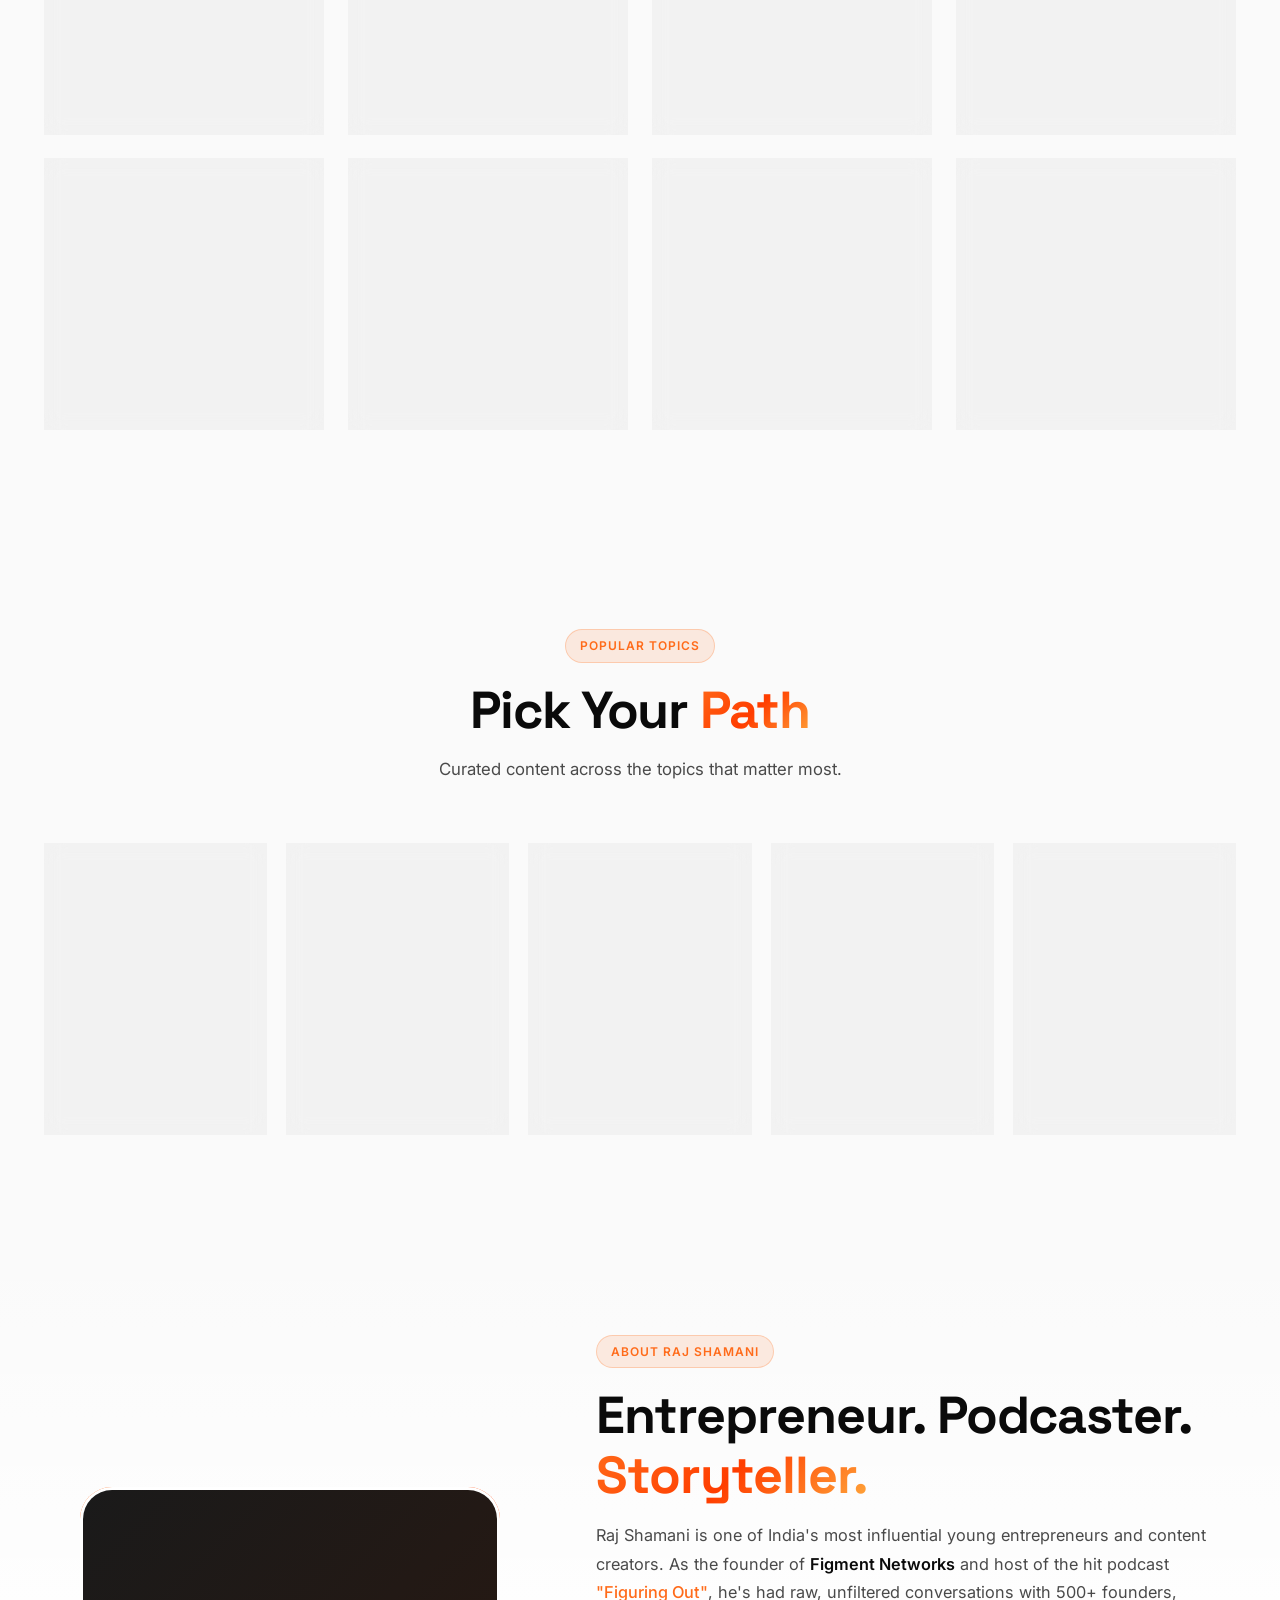
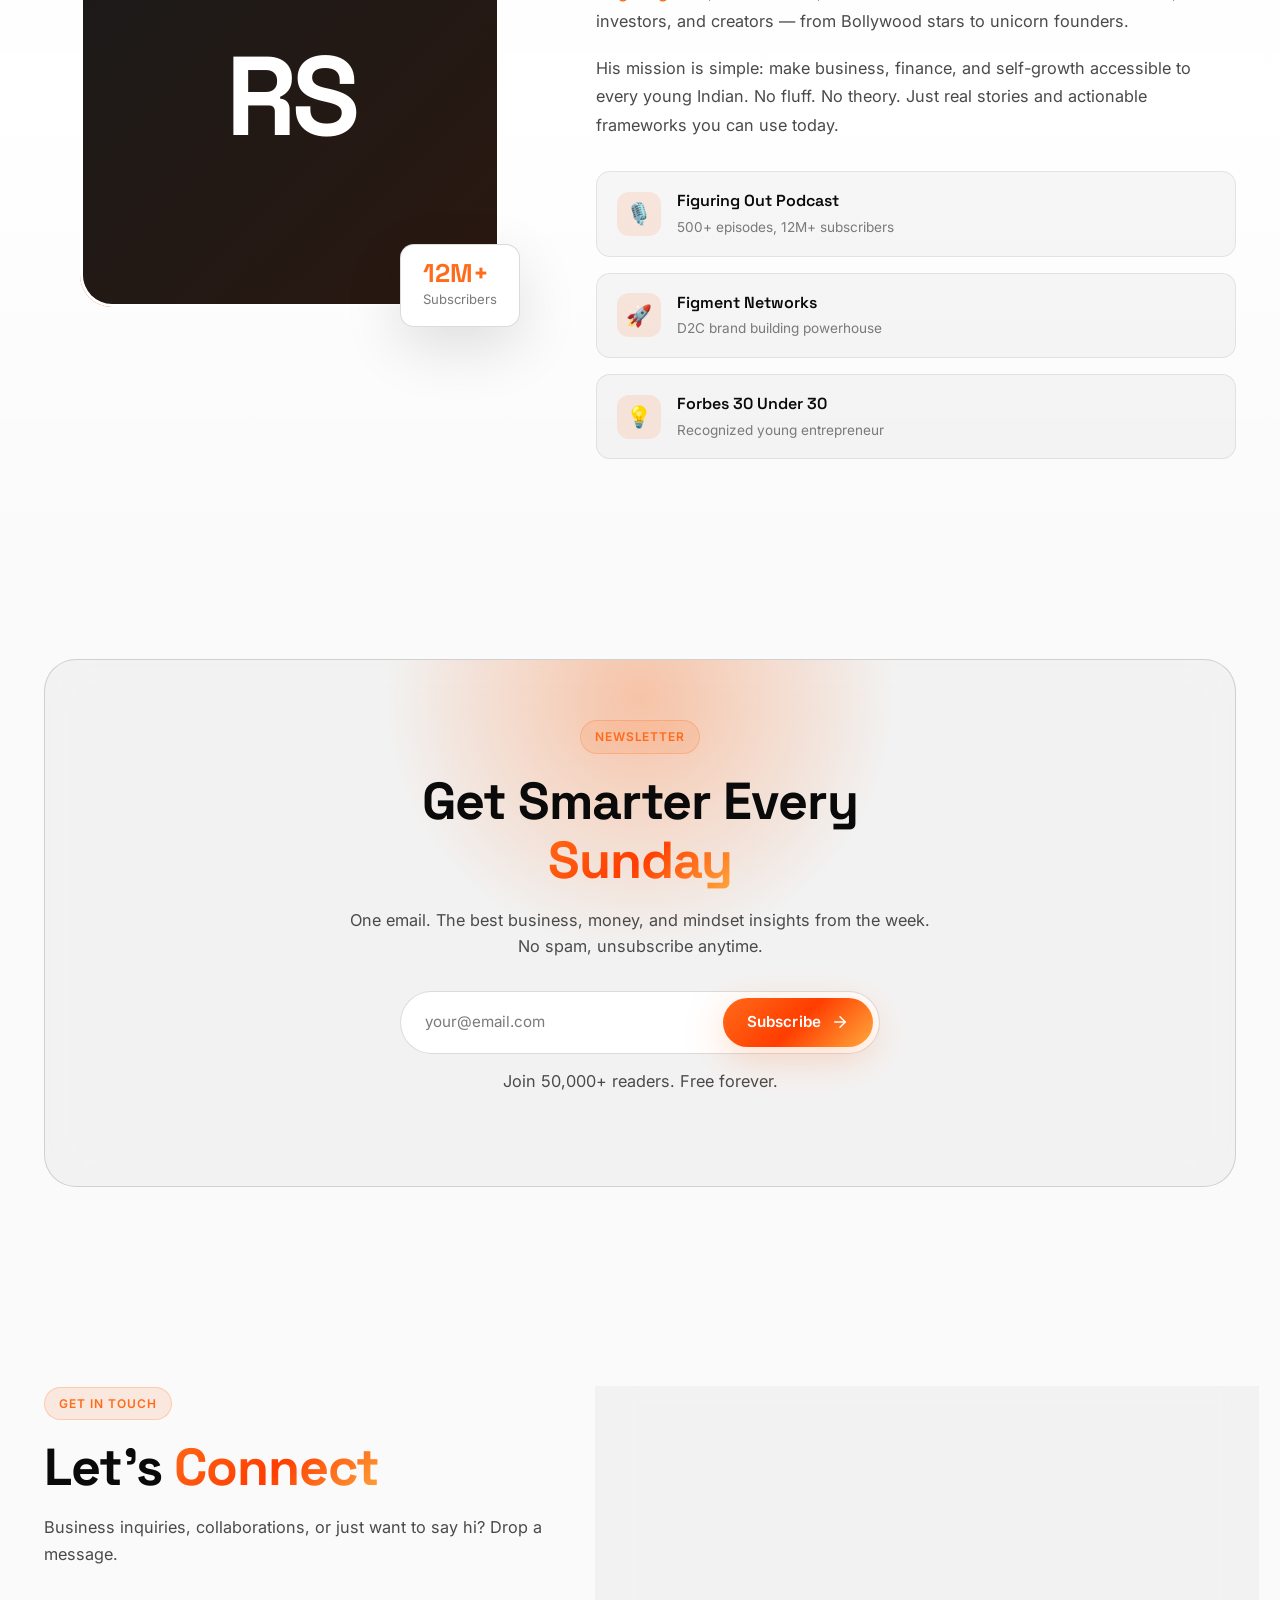
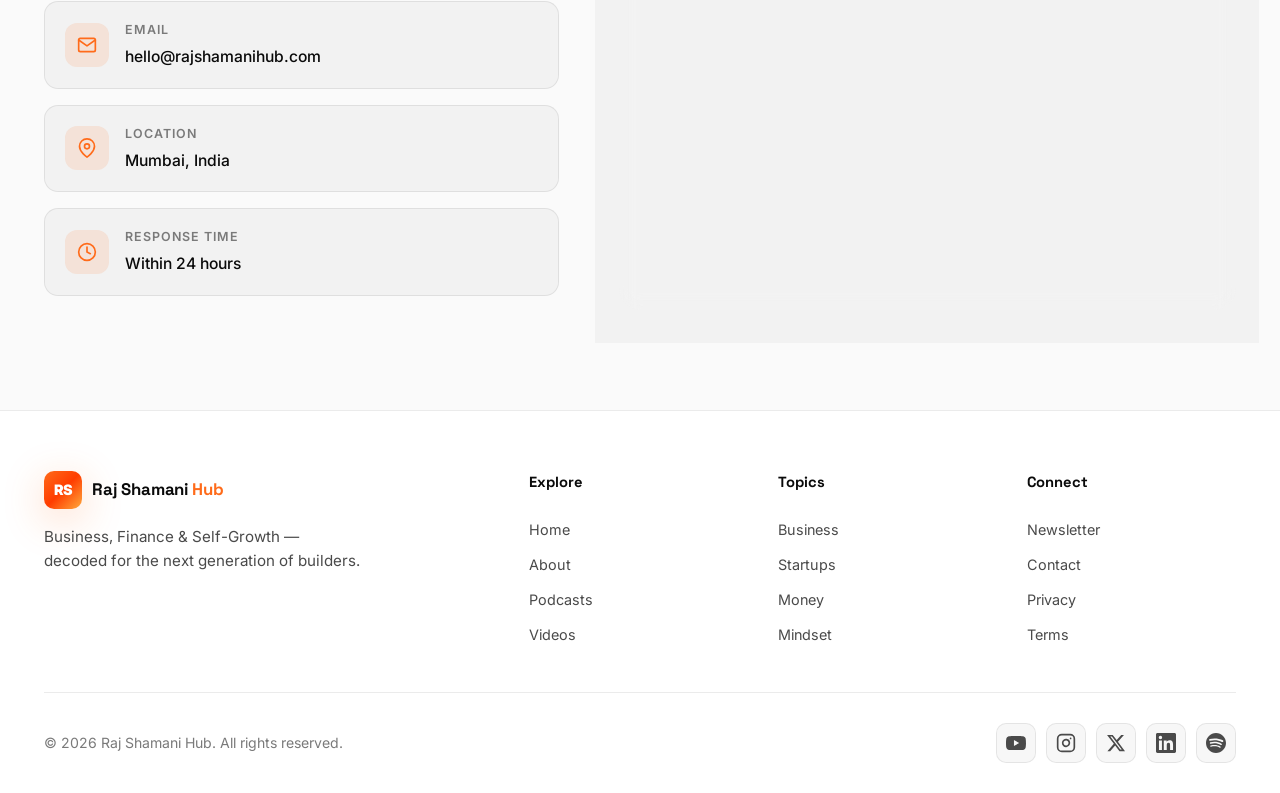
<file: Qwen_html_20260723_n2h00dj79.html>
<!DOCTYPE html>
<html lang="en" data-theme="dark">
<head>
  <meta charset="UTF-8" />
  <meta http-equiv="X-UA-Compatible" content="IE=edge" />
  <meta name="viewport" content="width=device-width, initial-scale=1.0" />
  <meta name="theme-color" content="#0a0a0a" />

  <!-- SEO -->
  <title>Raj Shamani Hub — Business, Finance & Self-Growth</title>
  <meta name="description" content="Learn business, finance, startups, productivity and mindset from Raj Shamani. Watch podcasts, videos, and subscribe to the newsletter." />
  <meta name="keywords" content="Raj Shamani, Figuring Out, Business, Startups, Finance, Podcast, Entrepreneurship, Productivity, Mindset" />
  <meta name="author" content="Raj Shamani Hub" />
  <meta name="robots" content="index, follow" />

  <!-- Open Graph -->
  <meta property="og:type" content="website" />
  <meta property="og:title" content="Raj Shamani Hub — Business, Finance & Self-Growth" />
  <meta property="og:description" content="Learn business, finance, startups, productivity and mindset from Raj Shamani." />
  <meta property="og:image" content="https://images.unsplash.com/photo-1552664730-d307ca884978?w=1200" />

  <!-- Twitter -->
  <meta name="twitter:card" content="summary_large_image" />
  <meta name="twitter:title" content="Raj Shamani Hub" />
  <meta name="twitter:description" content="Business, Finance & Self-Growth with Raj Shamani." />

  <!-- Favicon -->
  <link rel="icon" type="image/svg+xml" href="data:image/svg+xml,%3Csvg xmlns='http://www.w3.org/2000/svg' viewBox='0 0 100 100'%3E%3Crect width='100' height='100' rx='22' fill='%23ff6b1a'/%3E%3Ctext x='50' y='68' font-family='Arial Black' font-size='60' font-weight='900' text-anchor='middle' fill='white'%3ERS%3C/text%3E%3C/svg%3E" />

  <!-- Fonts -->
  <link rel="preconnect" href="https://fonts.googleapis.com" />
  <link rel="preconnect" href="https://fonts.gstatic.com" crossorigin />
  <link href="https://fonts.googleapis.com/css2?family=Inter:wght@400;500;600;700;800;900&family=Space+Grotesk:wght@500;600;700&display=swap" rel="stylesheet" />

  <!-- Styles -->
  <link rel="stylesheet" href="style.css" />
</head>
<body>
  <!-- ============ NAVIGATION ============ -->
  <header class="navbar" id="navbar">
    <div class="container nav-container">
      <a href="#home" class="logo" aria-label="Raj Shamani Hub Home">
        <span class="logo-mark">RS</span>
        <span class="logo-text">Raj Shamani <span class="logo-dot">Hub</span></span>
      </a>

      <nav class="nav-menu" id="navMenu" aria-label="Main navigation">
        <a href="#home" class="nav-link">Home</a>
        <a href="#about" class="nav-link">About</a>
        <a href="#podcasts" class="nav-link">Podcasts</a>
        <a href="#videos" class="nav-link">Videos</a>
        <a href="#newsletter" class="nav-link">Newsletter</a>
        <a href="#contact" class="nav-link">Contact</a>
      </nav>

      <div class="nav-actions">
        <div class="search-wrap" id="searchWrap">
          <button class="icon-btn" id="searchToggle" aria-label="Search">
            <svg width="20" height="20" viewBox="0 0 24 24" fill="none" stroke="currentColor" stroke-width="2" stroke-linecap="round" stroke-linejoin="round"><circle cx="11" cy="11" r="8"/><line x1="21" y1="21" x2="16.65" y2="16.65"/></svg>
          </button>
          <div class="search-box" id="searchBox">
            <input type="text" id="searchInput" placeholder="Search podcasts, videos, topics..." aria-label="Search" />
            <div class="search-results" id="searchResults"></div>
          </div>
        </div>

        <button class="icon-btn" id="themeToggle" aria-label="Toggle theme">
          <svg class="icon-sun" width="20" height="20" viewBox="0 0 24 24" fill="none" stroke="currentColor" stroke-width="2" stroke-linecap="round" stroke-linejoin="round"><circle cx="12" cy="12" r="5"/><line x1="12" y1="1" x2="12" y2="3"/><line x1="12" y1="21" x2="12" y2="23"/><line x1="4.22" y1="4.22" x2="5.64" y2="5.64"/><line x1="18.36" y1="18.36" x2="19.78" y2="19.78"/><line x1="1" y1="12" x2="3" y2="12"/><line x1="21" y1="12" x2="23" y2="12"/><line x1="4.22" y1="19.78" x2="5.64" y2="18.36"/><line x1="18.36" y1="5.64" x2="19.78" y2="4.22"/></svg>
          <svg class="icon-moon" width="20" height="20" viewBox="0 0 24 24" fill="none" stroke="currentColor" stroke-width="2" stroke-linecap="round" stroke-linejoin="round"><path d="M21 12.79A9 9 0 1 1 11.21 3 7 7 0 0 0 21 12.79z"/></svg>
        </button>

        <button class="hamburger" id="hamburger" aria-label="Toggle menu" aria-expanded="false">
          <span></span><span></span><span></span>
        </button>
      </div>
    </div>
  </header>

  <!-- ============ HERO ============ -->
  <section class="hero" id="home">
    <div class="hero-bg">
      <div class="orb orb-1"></div>
      <div class="orb orb-2"></div>
      <div class="orb orb-3"></div>
      <div class="grid-overlay"></div>
    </div>

    <div class="container hero-container">
      <div class="hero-content">
        <span class="hero-badge reveal">
          <span class="pulse-dot"></span>
          New Episode Every Week
        </span>
        <h1 class="hero-title reveal">
          Learn <span class="gradient-text">Business, Finance</span> &amp;
          <span class="gradient-text">Self-Growth</span> with Raj Shamani
        </h1>
        <p class="hero-sub reveal">
          Dive into raw conversations with India's top founders, investors and creators.
          Actionable insights on money, mindset, and building things that matter.
        </p>
        <div class="hero-cta reveal">
          <a href="#podcasts" class="btn btn-primary">
            <svg width="18" height="18" viewBox="0 0 24 24" fill="currentColor"><path d="M8 5v14l11-7z"/></svg>
            Watch Podcasts
          </a>
          <a href="#videos" class="btn btn-ghost">
            Explore Content
            <svg width="18" height="18" viewBox="0 0 24 24" fill="none" stroke="currentColor" stroke-width="2" stroke-linecap="round" stroke-linejoin="round"><line x1="5" y1="12" x2="19" y2="12"/><polyline points="12 5 19 12 12 19"/></svg>
          </a>
        </div>

        <div class="hero-stats reveal">
          <div class="stat">
            <span class="stat-num" data-target="500">0</span><span class="stat-suffix">+</span>
            <span class="stat-label">Episodes</span>
          </div>
          <div class="stat">
            <span class="stat-num" data-target="12">0</span><span class="stat-suffix">M+</span>
            <span class="stat-label">Subscribers</span>
          </div>
          <div class="stat">
            <span class="stat-num" data-target="200">0</span><span class="stat-suffix">M+</span>
            <span class="stat-label">Views</span>
          </div>
        </div>
      </div>

      <div class="hero-visual reveal">
        <div class="hero-card">
          <div class="hero-card-img">
            <div class="hero-avatar">RS</div>
            <div class="hero-card-play">
              <svg width="22" height="22" viewBox="0 0 24 24" fill="white"><path d="M8 5v14l11-7z"/></svg>
            </div>
          </div>
          <div class="hero-card-info">
            <span class="hero-card-tag">Latest Episode</span>
            <h3>How I Built a 100Cr Brand at 25</h3>
            <span class="hero-card-meta">48 min • Business</span>
          </div>
        </div>
      </div>
    </div>

    <div class="scroll-indicator">
      <span>Scroll</span>
      <div class="scroll-line"></div>
    </div>
  </section>

  <!-- ============ FEATURED PODCAST ============ -->
  <section class="section featured" id="podcasts">
    <div class="container">
      <div class="section-head reveal">
        <span class="eyebrow">Featured Podcast</span>
        <h2 class="section-title">The <span class="gradient-text">Figuring Out</span> Podcast</h2>
        <p class="section-sub">Hand-picked episodes to fuel your next big move.</p>
      </div>

      <div class="podcast-grid">
        <article class="podcast-card podcast-card-lg reveal" data-search="how i built a 100cr brand business startup">
          <div class="podcast-thumb" style="background-image: linear-gradient(135deg, #ff6b1a 0%, #ff3d00 100%);">
            <div class="podcast-play">
              <svg width="28" height="28" viewBox="0 0 24 24" fill="white"><path d="M8 5v14l11-7z"/></svg>
            </div>
            <span class="podcast-duration">48:21</span>
          </div>
          <div class="podcast-body">
            <div class="podcast-meta">
              <span class="tag">Business</span>
              <span class="tag">Startup</span>
            </div>
            <h3>How I Built a 100Cr Brand at 25</h3>
            <p>The unfiltered story of failures, funding rounds, and the mindset shifts that changed everything.</p>
            <div class="podcast-footer">
              <span>🔥 2.4M views</span>
              <a href="#" class="listen-link">Listen now →</a>
            </div>
          </div>
        </article>

        <article class="podcast-card reveal" data-search="money mindset finance wealth">
          <div class="podcast-thumb" style="background-image: linear-gradient(135deg, #1a1a1a 0%, #ff6b1a 100%);">
            <div class="podcast-play">
              <svg width="24" height="24" viewBox="0 0 24 24" fill="white"><path d="M8 5v14l11-7z"/></svg>
            </div>
            <span class="podcast-duration">35:12</span>
          </div>
          <div class="podcast-body">
            <div class="podcast-meta"><span class="tag">Money</span></div>
            <h3>Money Mindset: What School Never Taught</h3>
            <div class="podcast-footer">
              <span>1.8M views</span>
              <a href="#" class="listen-link">Listen →</a>
            </div>
          </div>
        </article>

        <article class="podcast-card reveal" data-search="productivity morning routine habits">
          <div class="podcast-thumb" style="background-image: linear-gradient(135deg, #0a0a0a 0%, #ff8a3d 100%);">
            <div class="podcast-play">
              <svg width="24" height="24" viewBox="0 0 24 24" fill="white"><path d="M8 5v14l11-7z"/></svg>
            </div>
            <span class="podcast-duration">42:05</span>
          </div>
          <div class="podcast-body">
            <div class="podcast-meta"><span class="tag">Productivity</span></div>
            <h3>The 5AM Routine That Changed My Life</h3>
            <div class="podcast-footer">
              <span>980K views</span>
              <a href="#" class="listen-link">Listen →</a>
            </div>
          </div>
        </article>

        <article class="podcast-card reveal" data-search="startup funding investors">
          <div class="podcast-thumb" style="background-image: linear-gradient(135deg, #ff6b1a 0%, #1a1a1a 100%);">
            <div class="podcast-play">
              <svg width="24" height="24" viewBox="0 0 24 24" fill="white"><path d="M8 5v14l11-7z"/></svg>
            </div>
            <span class="podcast-duration">55:40</span>
          </div>
          <div class="podcast-body">
            <div class="podcast-meta"><span class="tag">Funding</span></div>
            <h3>Getting Funded in 2026: Truth Bombs</h3>
            <div class="podcast-footer">
              <span>1.2M views</span>
              <a href="#" class="listen-link">Listen →</a>
            </div>
          </div>
        </article>

        <article class="podcast-card reveal" data-search="mindset discipline motivation">
          <div class="podcast-thumb" style="background-image: linear-gradient(135deg, #2a1810 0%, #ff6b1a 100%);">
            <div class="podcast-play">
              <svg width="24" height="24" viewBox="0 0 24 24" fill="white"><path d="M8 5v14l11-7z"/></svg>
            </div>
            <span class="podcast-duration">38:18</span>
          </div>
          <div class="podcast-body">
            <div class="podcast-meta"><span class="tag">Mindset</span></div>
            <h3>Discipline Over Motivation — Always</h3>
            <div class="podcast-footer">
              <span>2.1M views</span>
              <a href="#" class="listen-link">Listen →</a>
            </div>
          </div>
        </article>

        <article class="podcast-card reveal" data-search="creator economy youtube content">
          <div class="podcast-thumb" style="background-image: linear-gradient(135deg, #ff6b1a 0%, #ffaa3d 100%);">
            <div class="podcast-play">
              <svg width="24" height="24" viewBox="0 0 24 24" fill="white"><path d="M8 5v14l11-7z"/></svg>
            </div>
            <span class="podcast-duration">44:55</span>
          </div>
          <div class="podcast-body">
            <div class="podcast-meta"><span class="tag">Creator</span></div>
            <h3>Creator Economy in 2026: The Real Playbook</h3>
            <div class="podcast-footer">
              <span>760K views</span>
              <a href="#" class="listen-link">Listen →</a>
            </div>
          </div>
        </article>
      </div>
    </div>
  </section>

  <!-- ============ VIDEOS ============ -->
  <section class="section videos" id="videos">
    <div class="container">
      <div class="section-head reveal">
        <span class="eyebrow">Latest Videos</span>
        <h2 class="section-title">Fresh From The <span class="gradient-text">Studio</span></h2>
        <p class="section-sub">Short, sharp, and straight to the point.</p>
      </div>

      <div class="filter-bar reveal" id="filterBar">
        <button class="filter-btn active" data-filter="all">All</button>
        <button class="filter-btn" data-filter="business">Business</button>
        <button class="filter-btn" data-filter="startup">Startups</button>
        <button class="filter-btn" data-filter="money">Money</button>
        <button class="filter-btn" data-filter="productivity">Productivity</button>
        <button class="filter-btn" data-filter="mindset">Mindset</button>
      </div>

      <div class="video-grid" id="videoGrid">
        <article class="video-card reveal" data-category="business" data-search="scaling business revenue growth">
          <div class="video-thumb" style="background-image: linear-gradient(135deg, #ff6b1a, #0a0a0a);">
            <span class="video-duration">12:34</span>
            <div class="video-play">
              <svg width="32" height="32" viewBox="0 0 24 24" fill="white"><path d="M8 5v14l11-7z"/></svg>
            </div>
          </div>
          <div class="video-body">
            <h3>5 Ways to Scale Past 1Cr Revenue</h3>
            <div class="video-meta">
              <span>🔥 1.2M views</span>
              <span>2 days ago</span>
            </div>
          </div>
        </article>

        <article class="video-card reveal" data-category="startup" data-search="startup mistakes founders">
          <div class="video-thumb" style="background-image: linear-gradient(135deg, #0a0a0a, #ff6b1a);">
            <span class="video-duration">18:22</span>
            <div class="video-play">
              <svg width="32" height="32" viewBox="0 0 24 24" fill="white"><path d="M8 5v14l11-7z"/></svg>
            </div>
          </div>
          <div class="video-body">
            <h3>7 Startup Mistakes That Cost Me Crores</h3>
            <div class="video-meta">
              <span>🔥 890K views</span>
              <span>5 days ago</span>
            </div>
          </div>
        </article>

        <article class="video-card reveal" data-category="money" data-search="investing stocks mutual funds">
          <div class="video-thumb" style="background-image: linear-gradient(135deg, #ff3d00, #ffaa3d);">
            <span class="video-duration">15:48</span>
            <div class="video-play">
              <svg width="32" height="32" viewBox="0 0 24 24" fill="white"><path d="M8 5v14l11-7z"/></svg>
            </div>
          </div>
          <div class="video-body">
            <h3>Where I'm Investing My Money in 2026</h3>
            <div class="video-meta">
              <span>🔥 2.1M views</span>
              <span>1 week ago</span>
            </div>
          </div>
        </article>

        <article class="video-card reveal" data-category="productivity" data-search="focus deep work productivity">
          <div class="video-thumb" style="background-image: linear-gradient(135deg, #1a1a1a, #ff8a3d);">
            <span class="video-duration">09:15</span>
            <div class="video-play">
              <svg width="32" height="32" viewBox="0 0 24 24" fill="white"><path d="M8 5v14l11-7z"/></svg>
            </div>
          </div>
          <div class="video-body">
            <h3>The Deep Work System I Swear By</h3>
            <div class="video-meta">
              <span>🔥 640K views</span>
              <span>1 week ago</span>
            </div>
          </div>
        </article>

        <article class="video-card reveal" data-category="mindset" data-search="confidence mindset success">
          <div class="video-thumb" style="background-image: linear-gradient(135deg, #ff6b1a, #ff3d00);">
            <span class="video-duration">11:02</span>
            <div class="video-play">
              <svg width="32" height="32" viewBox="0 0 24 24" fill="white"><path d="M8 5v14l11-7z"/></svg>
            </div>
          </div>
          <div class="video-body">
            <h3>Confidence is a Skill — Here's How to Build It</h3>
            <div class="video-meta">
              <span>🔥 1.5M views</span>
              <span>2 weeks ago</span>
            </div>
          </div>
        </article>

        <article class="video-card reveal" data-category="business" data-search="personal brand branding">
          <div class="video-thumb" style="background-image: linear-gradient(135deg, #ffaa3d, #ff6b1a);">
            <span class="video-duration">14:30</span>
            <div class="video-play">
              <svg width="32" height="32" viewBox="0 0 24 24" fill="white"><path d="M8 5v14l11-7z"/></svg>
            </div>
          </div>
          <div class="video-body">
            <h3>Build a Personal Brand That Prints Money</h3>
            <div class="video-meta">
              <span>🔥 980K views</span>
              <span>2 weeks ago</span>
            </div>
          </div>
        </article>

        <article class="video-card reveal" data-category="startup" data-search="saas b2b startup">
          <div class="video-thumb" style="background-image: linear-gradient(135deg, #0a0a0a, #ff6b1a);">
            <span class="video-duration">22:10</span>
            <div class="video-play">
              <svg width="32" height="32" viewBox="0 0 24 24" fill="white"><path d="M8 5v14l11-7z"/></svg>
            </div>
          </div>
          <div class="video-body">
            <h3>Why SaaS is the Future of Indian Startups</h3>
            <div class="video-meta">
              <span>🔥 520K views</span>
              <span>3 weeks ago</span>
            </div>
          </div>
        </article>

        <article class="video-card reveal" data-category="money" data-search="side hustle passive income">
          <div class="video-thumb" style="background-image: linear-gradient(135deg, #ff6b1a, #1a1a1a);">
            <span class="video-duration">16:45</span>
            <div class="video-play">
              <svg width="32" height="32" viewBox="0 0 24 24" fill="white"><path d="M8 5v14l11-7z"/></svg>
            </div>
          </div>
          <div class="video-body">
            <h3>5 Side Hustles That Actually Pay in 2026</h3>
            <div class="video-meta">
              <span>🔥 1.8M views</span>
              <span>3 weeks ago</span>
            </div>
          </div>
        </article>
      </div>
    </div>
  </section>

  <!-- ============ TOPICS ============ -->
  <section class="section topics" id="topics">
    <div class="container">
      <div class="section-head reveal">
        <span class="eyebrow">Popular Topics</span>
        <h2 class="section-title">Pick Your <span class="gradient-text">Path</span></h2>
        <p class="section-sub">Curated content across the topics that matter most.</p>
      </div>

      <div class="topics-grid">
        <a href="#videos" class="topic-card reveal" data-topic="business">
          <div class="topic-icon">
            <svg width="32" height="32" viewBox="0 0 24 24" fill="none" stroke="currentColor" stroke-width="2" stroke-linecap="round" stroke-linejoin="round"><path d="M3 3v18h18"/><path d="M7 14l4-4 4 4 5-5"/></svg>
          </div>
          <h3>Business</h3>
          <p>Scaling, strategy, and real-world case studies.</p>
          <span class="topic-count">120+ videos</span>
        </a>

        <a href="#videos" class="topic-card reveal" data-topic="startup">
          <div class="topic-icon">
            <svg width="32" height="32" viewBox="0 0 24 24" fill="none" stroke="currentColor" stroke-width="2" stroke-linecap="round" stroke-linejoin="round"><path d="M4.5 16.5c-1.5 1.26-2 5-2 5s3.74-.5 5-2c.71-.84.7-2.13-.09-2.91a2.18 2.18 0 0 0-2.91-.09z"/><path d="M12 15l-3-3a22 22 0 0 1 2-3.95A12.88 12.88 0 0 1 22 2c0 2.72-.78 7.5-6 11a22.35 22.35 0 0 1-4 2z"/></svg>
          </div>
          <h3>Startups</h3>
          <p>From idea to IPO — the founder's playbook.</p>
          <span class="topic-count">85+ videos</span>
        </a>

        <a href="#videos" class="topic-card reveal" data-topic="money">
          <div class="topic-icon">
            <svg width="32" height="32" viewBox="0 0 24 24" fill="none" stroke="currentColor" stroke-width="2" stroke-linecap="round" stroke-linejoin="round"><line x1="12" y1="1" x2="12" y2="23"/><path d="M17 5H9.5a3.5 3.5 0 0 0 0 7h5a3.5 3.5 0 0 1 0 7H6"/></svg>
          </div>
          <h3>Money</h3>
          <p>Investing, wealth-building, and financial freedom.</p>
          <span class="topic-count">95+ videos</span>
        </a>

        <a href="#videos" class="topic-card reveal" data-topic="productivity">
          <div class="topic-icon">
            <svg width="32" height="32" viewBox="0 0 24 24" fill="none" stroke="currentColor" stroke-width="2" stroke-linecap="round" stroke-linejoin="round"><circle cx="12" cy="12" r="10"/><polyline points="12 6 12 12 16 14"/></svg>
          </div>
          <h3>Productivity</h3>
          <p>Systems, habits, and time that actually works.</p>
          <span class="topic-count">60+ videos</span>
        </a>

        <a href="#videos" class="topic-card reveal" data-topic="mindset">
          <div class="topic-icon">
            <svg width="32" height="32" viewBox="0 0 24 24" fill="none" stroke="currentColor" stroke-width="2" stroke-linecap="round" stroke-linejoin="round"><path d="M9.5 2A2.5 2.5 0 0 1 12 4.5v15a2.5 2.5 0 0 1-4.96.44 2.5 2.5 0 0 1-2.96-3.08 3 3 0 0 1-.34-5.58 2.5 2.5 0 0 1 1.32-4.24 2.5 2.5 0 0 1 1.98-3A2.5 2.5 0 0 1 9.5 2Z"/><path d="M14.5 2A2.5 2.5 0 0 0 12 4.5v15a2.5 2.5 0 0 0 4.96.44 2.5 2.5 0 0 0 2.96-3.08 3 3 0 0 0 .34-5.58 2.5 2.5 0 0 0-1.32-4.24 2.5 2.5 0 0 0-1.98-3A2.5 2.5 0 0 0 14.5 2Z"/></svg>
          </div>
          <h3>Mindset</h3>
          <p>Mental models, discipline, and inner game.</p>
          <span class="topic-count">75+ videos</span>
        </a>
      </div>
    </div>
  </section>

  <!-- ============ ABOUT ============ -->
  <section class="section about" id="about">
    <div class="container about-container">
      <div class="about-image reveal">
        <div class="about-frame">
          <div class="about-avatar-lg">RS</div>
          <div class="about-badge">
            <span class="about-badge-num">12M+</span>
            <span>Subscribers</span>
          </div>
        </div>
      </div>

      <div class="about-content">
        <span class="eyebrow reveal">About Raj Shamani</span>
        <h2 class="section-title reveal">Entrepreneur. Podcaster. <span class="gradient-text">Storyteller.</span></h2>
        <p class="reveal">
          Raj Shamani is one of India's most influential young entrepreneurs and content creators.
          As the founder of <strong>Figment Networks</strong> and host of the hit podcast
          <em>"Figuring Out"</em>, he's had raw, unfiltered conversations with 500+ founders,
          investors, and creators — from Bollywood stars to unicorn founders.
        </p>
        <p class="reveal">
          His mission is simple: make business, finance, and self-growth accessible to every
          young Indian. No fluff. No theory. Just real stories and actionable frameworks
          you can use today.
        </p>

        <div class="about-highlights">
          <div class="highlight reveal">
            <div class="highlight-icon">🎙️</div>
            <div>
              <h4>Figuring Out Podcast</h4>
              <p>500+ episodes, 12M+ subscribers</p>
            </div>
          </div>
          <div class="highlight reveal">
            <div class="highlight-icon">🚀</div>
            <div>
              <h4>Figment Networks</h4>
              <p>D2C brand building powerhouse</p>
            </div>
          </div>
          <div class="highlight reveal">
            <div class="highlight-icon">💡</div>
            <div>
              <h4>Forbes 30 Under 30</h4>
              <p>Recognized young entrepreneur</p>
            </div>
          </div>
        </div>
      </div>
    </div>
  </section>

  <!-- ============ NEWSLETTER ============ -->
  <section class="section newsletter" id="newsletter">
    <div class="container">
      <div class="newsletter-card reveal">
        <div class="newsletter-glow"></div>
        <div class="newsletter-content">
          <span class="eyebrow">Newsletter</span>
          <h2 class="section-title">Get Smarter Every <span class="gradient-text">Sunday</span></h2>
          <p>One email. The best business, money, and mindset insights from the week. No spam, unsubscribe anytime.</p>

          <form class="newsletter-form" id="newsletterForm" novalidate>
            <div class="input-wrap">
              <input type="email" id="newsletterEmail" placeholder="your@email.com" required aria-label="Email address" />
              <button type="submit" class="btn btn-primary">
                Subscribe
                <svg width="18" height="18" viewBox="0 0 24 24" fill="none" stroke="currentColor" stroke-width="2" stroke-linecap="round" stroke-linejoin="round"><line x1="5" y1="12" x2="19" y2="12"/><polyline points="12 5 19 12 12 19"/></svg>
              </button>
            </div>
            <p class="form-note">Join 50,000+ readers. Free forever.</p>
          </form>
        </div>
      </div>
    </div>
  </section>

  <!-- ============ CONTACT ============ -->
  <section class="section contact" id="contact">
    <div class="container contact-container">
      <div class="contact-info reveal">
        <span class="eyebrow">Get in Touch</span>
        <h2 class="section-title">Let's <span class="gradient-text">Connect</span></h2>
        <p>Business inquiries, collaborations, or just want to say hi? Drop a message.</p>

        <div class="contact-list">
          <div class="contact-item">
            <div class="contact-icon">
              <svg width="20" height="20" viewBox="0 0 24 24" fill="none" stroke="currentColor" stroke-width="2" stroke-linecap="round" stroke-linejoin="round"><path d="M4 4h16c1.1 0 2 .9 2 2v12c0 1.1-.9 2-2 2H4c-1.1 0-2-.9-2-2V6c0-1.1.9-2 2-2z"/><polyline points="22,6 12,13 2,6"/></svg>
            </div>
            <div>
              <h4>Email</h4>
              <a href="mailto:hello@rajshamanihub.com">hello@rajshamanihub.com</a>
            </div>
          </div>
          <div class="contact-item">
            <div class="contact-icon">
              <svg width="20" height="20" viewBox="0 0 24 24" fill="none" stroke="currentColor" stroke-width="2" stroke-linecap="round" stroke-linejoin="round"><path d="M21 10c0 7-9 13-9 13s-9-6-9-13a9 9 0 0 1 18 0z"/><circle cx="12" cy="10" r="3"/></svg>
            </div>
            <div>
              <h4>Location</h4>
              <span>Mumbai, India</span>
            </div>
          </div>
          <div class="contact-item">
            <div class="contact-icon">
              <svg width="20" height="20" viewBox="0 0 24 24" fill="none" stroke="currentColor" stroke-width="2" stroke-linecap="round" stroke-linejoin="round"><circle cx="12" cy="12" r="10"/><polyline points="12 6 12 12 16 14"/></svg>
            </div>
            <div>
              <h4>Response Time</h4>
              <span>Within 24 hours</span>
            </div>
          </div>
        </div>
      </div>

      <form class="contact-form reveal" id="contactForm" novalidate>
        <div class="form-row">
          <div class="form-group">
            <label for="contactName">Name</label>
            <input type="text" id="contactName" placeholder="Your name" required />
          </div>
          <div class="form-group">
            <label for="contactEmail">Email</label>
            <input type="email" id="contactEmail" placeholder="your@email.com" required />
          </div>
        </div>
        <div class="form-group">
          <label for="contactSubject">Subject</label>
          <input type="text" id="contactSubject" placeholder="What's this about?" required />
        </div>
        <div class="form-group">
          <label for="contactMessage">Message</label>
          <textarea id="contactMessage" rows="5" placeholder="Tell me more..." required></textarea>
        </div>
        <button type="submit" class="btn btn-primary btn-full">
          Send Message
          <svg width="18" height="18" viewBox="0 0 24 24" fill="none" stroke="currentColor" stroke-width="2" stroke-linecap="round" stroke-linejoin="round"><line x1="22" y1="2" x2="11" y2="13"/><polygon points="22 2 15 22 11 13 2 9 22 2"/></svg>
        </button>
      </form>
    </div>
  </section>

  <!-- ============ FOOTER ============ -->
  <footer class="footer">
    <div class="container">
      <div class="footer-top">
        <div class="footer-brand">
          <a href="#home" class="logo">
            <span class="logo-mark">RS</span>
            <span class="logo-text">Raj Shamani <span class="logo-dot">Hub</span></span>
          </a>
          <p>Business, Finance & Self-Growth — decoded for the next generation of builders.</p>
        </div>

        <div class="footer-links">
          <div class="footer-col">
            <h4>Explore</h4>
            <a href="#home">Home</a>
            <a href="#about">About</a>
            <a href="#podcasts">Podcasts</a>
            <a href="#videos">Videos</a>
          </div>
          <div class="footer-col">
            <h4>Topics</h4>
            <a href="#topics">Business</a>
            <a href="#topics">Startups</a>
            <a href="#topics">Money</a>
            <a href="#topics">Mindset</a>
          </div>
          <div class="footer-col">
            <h4>Connect</h4>
            <a href="#newsletter">Newsletter</a>
            <a href="#contact">Contact</a>
            <a href="#">Privacy</a>
            <a href="#">Terms</a>
          </div>
        </div>
      </div>

      <div class="footer-bottom">
        <p>&copy; 2026 Raj Shamani Hub. All rights reserved.</p>
        <div class="social-links">
          <a href="#" aria-label="YouTube" class="social-link">
            <svg width="20" height="20" viewBox="0 0 24 24" fill="currentColor"><path d="M23.498 6.186a3.016 3.016 0 0 0-2.122-2.136C19.505 3.545 12 3.545 12 3.545s-7.505 0-9.377.505A3.017 3.017 0 0 0 .502 6.186C0 8.07 0 12 0 12s0 3.93.502 5.814a3.016 3.016 0 0 0 2.122 2.136c1.871.505 9.376.505 9.376.505s7.505 0 9.377-.505a3.015 3.015 0 0 0 2.122-2.136C24 15.93 24 12 24 12s0-3.93-.502-5.814zM9.545 15.568V8.432L15.818 12l-6.273 3.568z"/></svg>
          </a>
          <a href="#" aria-label="Instagram" class="social-link">
            <svg width="20" height="20" viewBox="0 0 24 24" fill="none" stroke="currentColor" stroke-width="2" stroke-linecap="round" stroke-linejoin="round"><rect x="2" y="2" width="20" height="20" rx="5" ry="5"/><path d="M16 11.37A4 4 0 1 1 12.63 8 4 4 0 0 1 16 11.37z"/><line x1="17.5" y1="6.5" x2="17.51" y2="6.5"/></svg>
          </a>
          <a href="#" aria-label="Twitter" class="social-link">
            <svg width="20" height="20" viewBox="0 0 24 24" fill="currentColor"><path d="M18.244 2.25h3.308l-7.227 8.26 8.502 11.24H16.17l-5.214-6.817L4.99 21.75H1.68l7.73-8.835L1.254 2.25H8.08l4.713 6.231zm-1.161 17.52h1.833L7.084 4.126H5.117z"/></svg>
          </a>
          <a href="#" aria-label="LinkedIn" class="social-link">
            <svg width="20" height="20" viewBox="0 0 24 24" fill="currentColor"><path d="M20.447 20.452h-3.554v-5.569c0-1.328-.027-3.037-1.852-3.037-1.853 0-2.136 1.445-2.136 2.939v5.667H9.351V9h3.414v1.561h.046c.477-.9 1.637-1.85 3.37-1.85 3.601 0 4.267 2.37 4.267 5.455v6.286zM5.337 7.433a2.062 2.062 0 01-2.063-2.065 2.063 2.063 0 112.063 2.065zm1.782 13.019H3.555V9h3.564v11.452zM22.225 0H1.771C.792 0 0 .774 0 1.729v20.542C0 23.227.792 24 1.771 24h20.451C23.2 24 24 23.227 24 22.271V1.729C24 .774 23.2 0 22.222 0h.003z"/></svg>
          </a>
          <a href="#" aria-label="Spotify" class="social-link">
            <svg width="20" height="20" viewBox="0 0 24 24" fill="currentColor"><path d="M12 0C5.4 0 0 5.4 0 12s5.4 12 12 12 12-5.4 12-12S18.66 0 12 0zm5.521 17.34c-.24.359-.66.48-1.021.24-2.82-1.74-6.36-2.101-10.561-1.141-.418.122-.779-.179-.899-.539-.12-.421.18-.78.54-.9 4.56-1.021 8.52-.6 11.64 1.32.42.18.479.659.301 1.02zm1.44-3.3c-.301.42-.841.6-1.262.3-3.239-1.98-8.159-2.58-11.939-1.38-.479.12-1.02-.12-1.14-.6-.12-.48.12-1.021.6-1.141C9.6 9.9 15 10.561 18.72 12.84c.361.181.54.78.241 1.2zm.12-3.36C15.24 8.4 8.82 8.16 5.16 9.301c-.6.179-1.2-.181-1.38-.721-.18-.601.18-1.2.72-1.381 4.26-1.26 11.28-1.02 15.721 1.621.539.3.719 1.02.419 1.56-.299.421-1.02.599-1.559.3z"/></svg>
          </a>
        </div>
      </div>
    </div>
  </footer>

  <!-- Toast -->
  <div class="toast" id="toast" role="status" aria-live="polite"></div>

  <script src="script.js"></script>
</body>
</html>
</file>
<file: style.css>
/* =========================================================
   RAJ SHAMANI HUB — PREMIUM THEME
   Black • White • Orange
   ========================================================= */

/* ---------- VARIABLES ---------- */
:root {
  --bg: #0a0a0a;
  --bg-2: #111111;
  --bg-3: #1a1a1a;
  --surface: rgba(255, 255, 255, 0.04);
  --surface-2: rgba(255, 255, 255, 0.07);
  --border: rgba(255, 255, 255, 0.08);
  --border-strong: rgba(255, 255, 255, 0.14);

  --text: #ffffff;
  --text-dim: #b5b5b5;
  --text-muted: #7a7a7a;

  --orange: #ff6b1a;
  --orange-2: #ff8a3d;
  --orange-glow: rgba(255, 107, 26, 0.35);
  --orange-soft: rgba(255, 107, 26, 0.12);

  --gradient: linear-gradient(135deg, #ff6b1a 0%, #ff3d00 50%, #ffaa3d 100%);
  --gradient-soft: linear-gradient(135deg, rgba(255, 107, 26, 0.2), rgba(255, 61, 0, 0.05));

  --shadow-sm: 0 2px 8px rgba(0, 0, 0, 0.3);
  --shadow-md: 0 8px 24px rgba(0, 0, 0, 0.4);
  --shadow-lg: 0 20px 60px rgba(0, 0, 0, 0.5);
  --shadow-orange: 0 10px 40px rgba(255, 107, 26, 0.25);

  --radius-sm: 8px;
  --radius: 14px;
  --radius-lg: 22px;
  --radius-xl: 32px;

  --container: 1240px;
  --nav-h: 72px;

  --ease: cubic-bezier(0.22, 1, 0.36, 1);
  --ease-out: cubic-bezier(0.16, 1, 0.3, 1);
}

[data-theme="light"] {
  --bg: #fafafa;
  --bg-2: #ffffff;
  --bg-3: #f0f0f0;
  --surface: rgba(0, 0, 0, 0.03);
  --surface-2: rgba(0, 0, 0, 0.05);
  --border: rgba(0, 0, 0, 0.08);
  --border-strong: rgba(0, 0, 0, 0.14);

  --text: #0a0a0a;
  --text-dim: #4a4a4a;
  --text-muted: #7a7a7a;

  --shadow-sm: 0 2px 8px rgba(0, 0, 0, 0.06);
  --shadow-md: 0 8px 24px rgba(0, 0, 0, 0.08);
  --shadow-lg: 0 20px 60px rgba(0, 0, 0, 0.12);
}

/* ---------- RESET ---------- */
*,
*::before,
*::after {
  box-sizing: border-box;
  margin: 0;
  padding: 0;
}

html {
  scroll-behavior: smooth;
  scroll-padding-top: var(--nav-h);
  -webkit-text-size-adjust: 100%;
}

body {
  font-family: 'Inter', -apple-system, BlinkMacSystemFont, 'Segoe UI', sans-serif;
  background: var(--bg);
  color: var(--text);
  line-height: 1.6;
  overflow-x: hidden;
  transition: background 0.4s var(--ease), color 0.4s var(--ease);
  -webkit-font-smoothing: antialiased;
  -moz-osx-font-smoothing: grayscale;
}

img, svg {
  display: block;
  max-width: 100%;
}

a {
  color: inherit;
  text-decoration: none;
  transition: color 0.2s var(--ease);
}

button {
  font: inherit;
  color: inherit;
  background: none;
  border: none;
  cursor: pointer;
}

input, textarea {
  font: inherit;
  color: inherit;
  background: none;
  border: none;
  outline: none;
}

::selection {
  background: var(--orange);
  color: white;
}

/* ---------- UTILITIES ---------- */
.container {
  width: 100%;
  max-width: var(--container);
  margin: 0 auto;
  padding: 0 24px;
}

.section {
  padding: 100px 0;
  position: relative;
}

.section-head {
  text-align: center;
  max-width: 680px;
  margin: 0 auto 60px;
}

.eyebrow {
  display: inline-block;
  padding: 6px 14px;
  background: var(--orange-soft);
  color: var(--orange);
  border: 1px solid rgba(255, 107, 26, 0.25);
  border-radius: 999px;
  font-size: 12px;
  font-weight: 600;
  letter-spacing: 0.08em;
  text-transform: uppercase;
  margin-bottom: 18px;
}

.section-title {
  font-family: 'Space Grotesk', 'Inter', sans-serif;
  font-size: clamp(2rem, 4.5vw, 3.25rem);
  font-weight: 700;
  line-height: 1.15;
  letter-spacing: -0.02em;
  margin-bottom: 16px;
}

.section-sub {
  color: var(--text-dim);
  font-size: 1.05rem;
  max-width: 540px;
  margin: 0 auto;
}

.gradient-text {
  background: var(--gradient);
  -webkit-background-clip: text;
  background-clip: text;
  -webkit-text-fill-color: transparent;
  color: transparent;
}

/* ---------- BUTTONS ---------- */
.btn {
  display: inline-flex;
  align-items: center;
  gap: 10px;
  padding: 14px 26px;
  border-radius: 999px;
  font-weight: 600;
  font-size: 0.95rem;
  letter-spacing: 0.01em;
  transition: all 0.3s var(--ease);
  white-space: nowrap;
  position: relative;
  overflow: hidden;
}

.btn-primary {
  background: var(--gradient);
  color: white;
  box-shadow: var(--shadow-orange);
}

.btn-primary:hover {
  transform: translateY(-2px);
  box-shadow: 0 15px 50px rgba(255, 107, 26, 0.4);
}

.btn-primary:active {
  transform: translateY(0);
}

.btn-ghost {
  background: var(--surface);
  color: var(--text);
  border: 1px solid var(--border-strong);
  backdrop-filter: blur(10px);
  -webkit-backdrop-filter: blur(10px);
}

.btn-ghost:hover {
  background: var(--surface-2);
  border-color: var(--orange);
  color: var(--orange);
  transform: translateY(-2px);
}

.btn-full {
  width: 100%;
  justify-content: center;
}

/* ---------- NAVBAR ---------- */
.navbar {
  position: fixed;
  top: 0;
  left: 0;
  right: 0;
  height: var(--nav-h);
  z-index: 100;
  background: rgba(10, 10, 10, 0.7);
  backdrop-filter: blur(20px) saturate(180%);
  -webkit-backdrop-filter: blur(20px) saturate(180%);
  border-bottom: 1px solid transparent;
  transition: all 0.3s var(--ease);
}

[data-theme="light"] .navbar {
  background: rgba(250, 250, 250, 0.75);
}

.navbar.scrolled {
  border-bottom-color: var(--border);
  box-shadow: var(--shadow-sm);
}

.nav-container {
  display: flex;
  align-items: center;
  justify-content: space-between;
  height: 100%;
  gap: 24px;
}

.logo {
  display: flex;
  align-items: center;
  gap: 10px;
  font-weight: 700;
  font-size: 1.05rem;
  letter-spacing: -0.01em;
}

.logo-mark {
  display: inline-flex;
  align-items: center;
  justify-content: center;
  width: 38px;
  height: 38px;
  border-radius: 10px;
  background: var(--gradient);
  color: white;
  font-weight: 900;
  font-size: 0.9rem;
  letter-spacing: -0.05em;
  box-shadow: var(--shadow-orange);
}

.logo-text {
  font-family: 'Space Grotesk', sans-serif;
}

.logo-dot {
  color: var(--orange);
}

.nav-menu {
  display: flex;
  align-items: center;
  gap: 6px;
}

.nav-link {
  padding: 8px 14px;
  border-radius: 8px;
  font-size: 0.92rem;
  font-weight: 500;
  color: var(--text-dim);
  transition: all 0.2s var(--ease);
  position: relative;
}

.nav-link:hover {
  color: var(--text);
  background: var(--surface);
}

.nav-link.active {
  color: var(--orange);
}

.nav-actions {
  display: flex;
  align-items: center;
  gap: 8px;
}

.icon-btn {
  width: 40px;
  height: 40px;
  border-radius: 10px;
  display: inline-flex;
  align-items: center;
  justify-content: center;
  color: var(--text-dim);
  transition: all 0.2s var(--ease);
  background: var(--surface);
  border: 1px solid var(--border);
}

.icon-btn:hover {
  color: var(--orange);
  border-color: var(--orange);
  background: var(--orange-soft);
}

[data-theme="dark"] .icon-sun { display: block; }
[data-theme="dark"] .icon-moon { display: none; }
[data-theme="light"] .icon-sun { display: none; }
[data-theme="light"] .icon-moon { display: block; }

/* Search */
.search-wrap {
  position: relative;
}

.search-box {
  position: absolute;
  top: calc(100% + 12px);
  right: 0;
  width: 340px;
  background: var(--bg-2);
  border: 1px solid var(--border-strong);
  border-radius: var(--radius);
  padding: 14px;
  box-shadow: var(--shadow-lg);
  opacity: 0;
  visibility: hidden;
  transform: translateY(-8px);
  transition: all 0.25s var(--ease);
  z-index: 50;
}

.search-wrap.open .search-box {
  opacity: 1;
  visibility: visible;
  transform: translateY(0);
}

.search-box input {
  width: 100%;
  padding: 10px 14px;
  background: var(--surface);
  border: 1px solid var(--border);
  border-radius: 10px;
  font-size: 0.9rem;
  color: var(--text);
}

.search-box input:focus {
  border-color: var(--orange);
}

.search-results {
  margin-top: 10px;
  max-height: 280px;
  overflow-y: auto;
}

.search-result-item {
  padding: 10px 12px;
  border-radius: 8px;
  cursor: pointer;
  font-size: 0.88rem;
  transition: background 0.15s var(--ease);
  display: flex;
  justify-content: space-between;
  align-items: center;
  gap: 10px;
}

.search-result-item:hover {
  background: var(--surface);
}

.search-result-item .sr-type {
  font-size: 0.72rem;
  color: var(--orange);
  text-transform: uppercase;
  font-weight: 600;
  letter-spacing: 0.05em;
}

.search-empty {
  padding: 14px;
  text-align: center;
  color: var(--text-muted);
  font-size: 0.88rem;
}

/* Hamburger */
.hamburger {
  display: none;
  width: 40px;
  height: 40px;
  flex-direction: column;
  justify-content: center;
  align-items: center;
  gap: 5px;
  border-radius: 10px;
  background: var(--surface);
  border: 1px solid var(--border);
}

.hamburger span {
  display: block;
  width: 18px;
  height: 2px;
  background: var(--text);
  border-radius: 2px;
  transition: all 0.3s var(--ease);
}

.hamburger.active span:nth-child(1) {
  transform: translateY(7px) rotate(45deg);
}
.hamburger.active span:nth-child(2) {
  opacity: 0;
}
.hamburger.active span:nth-child(3) {
  transform: translateY(-7px) rotate(-45deg);
}

/* ---------- HERO ---------- */
.hero {
  position: relative;
  min-height: 100vh;
  padding: calc(var(--nav-h) + 40px) 0 60px;
  display: flex;
  align-items: center;
  overflow: hidden;
  isolation: isolate;
}

.hero-bg {
  position: absolute;
  inset: 0;
  z-index: -1;
  overflow: hidden;
}

.orb {
  position: absolute;
  border-radius: 50%;
  filter: blur(80px);
  opacity: 0.5;
  animation: float 18s ease-in-out infinite;
}

.orb-1 {
  width: 500px;
  height: 500px;
  background: radial-gradient(circle, var(--orange) 0%, transparent 70%);
  top: -10%;
  right: -10%;
  animation-delay: 0s;
}

.orb-2 {
  width: 400px;
  height: 400px;
  background: radial-gradient(circle, #ff3d00 0%, transparent 70%);
  bottom: -15%;
  left: -10%;
  animation-delay: -6s;
}

.orb-3 {
  width: 300px;
  height: 300px;
  background: radial-gradient(circle, #ffaa3d 0%, transparent 70%);
  top: 40%;
  left: 40%;
  opacity: 0.3;
  animation-delay: -12s;
}

@keyframes float {
  0%, 100% { transform: translate(0, 0) scale(1); }
  33% { transform: translate(40px, -30px) scale(1.05); }
  66% { transform: translate(-30px, 40px) scale(0.95); }
}

.grid-overlay {
  position: absolute;
  inset: 0;
  background-image:
    linear-gradient(var(--border) 1px, transparent 1px),
    linear-gradient(90deg, var(--border) 1px, transparent 1px);
  background-size: 60px 60px;
  mask-image: radial-gradient(ellipse at center, black 30%, transparent 75%);
  -webkit-mask-image: radial-gradient(ellipse at center, black 30%, transparent 75%);
  opacity: 0.4;
}

.hero-container {
  display: grid;
  grid-template-columns: 1.1fr 0.9fr;
  gap: 60px;
  align-items: center;
}

.hero-badge {
  display: inline-flex;
  align-items: center;
  gap: 10px;
  padding: 8px 16px;
  background: var(--surface);
  border: 1px solid var(--border-strong);
  border-radius: 999px;
  font-size: 0.85rem;
  font-weight: 500;
  color: var(--text-dim);
  backdrop-filter: blur(10px);
  -webkit-backdrop-filter: blur(10px);
  margin-bottom: 24px;
}

.pulse-dot {
  width: 8px;
  height: 8px;
  border-radius: 50%;
  background: var(--orange);
  box-shadow: 0 0 0 0 var(--orange);
  animation: pulse 2s infinite;
}

@keyframes pulse {
  0% { box-shadow: 0 0 0 0 rgba(255, 107, 26, 0.6); }
  70% { box-shadow: 0 0 0 12px rgba(255, 107, 26, 0); }
  100% { box-shadow: 0 0 0 0 rgba(255, 107, 26, 0); }
}

.hero-title {
  font-family: 'Space Grotesk', sans-serif;
  font-size: clamp(2.25rem, 5.5vw, 4.25rem);
  font-weight: 700;
  line-height: 1.05;
  letter-spacing: -0.03em;
  margin-bottom: 24px;
}

.hero-sub {
  font-size: clamp(1rem, 1.3vw, 1.15rem);
  color: var(--text-dim);
  max-width: 540px;
  margin-bottom: 36px;
  line-height: 1.7;
}

.hero-cta {
  display: flex;
  gap: 14px;
  flex-wrap: wrap;
  margin-bottom: 56px;
}

.hero-stats {
  display: flex;
  gap: 40px;
  padding-top: 32px;
  border-top: 1px solid var(--border);
}

.stat-num {
  font-family: 'Space Grotesk', sans-serif;
  font-size: clamp(1.75rem, 3vw, 2.5rem);
  font-weight: 700;
  color: var(--text);
  line-height: 1;
}

.stat-suffix {
  font-family: 'Space Grotesk', sans-serif;
  font-size: clamp(1.25rem, 2vw, 1.75rem);
  font-weight: 700;
  color: var(--orange);
}

.stat-label {
  display: block;
  margin-top: 6px;
  font-size: 0.82rem;
  color: var(--text-muted);
  text-transform: uppercase;
  letter-spacing: 0.08em;
  font-weight: 500;
}

/* Hero visual card */
.hero-visual {
  position: relative;
}

.hero-card {
  background: var(--surface);
  border: 1px solid var(--border-strong);
  border-radius: var(--radius-lg);
  padding: 20px;
  backdrop-filter: blur(20px) saturate(180%);
  -webkit-backdrop-filter: blur(20px) saturate(180%);
  box-shadow: var(--shadow-lg);
  position: relative;
  animation: cardFloat 6s ease-in-out infinite;
}

@keyframes cardFloat {
  0%, 100% { transform: translateY(0) rotate(0deg); }
  50% { transform: translateY(-12px) rotate(0.5deg); }
}

.hero-card::before {
  content: '';
  position: absolute;
  inset: -1px;
  border-radius: var(--radius-lg);
  padding: 1px;
  background: linear-gradient(135deg, var(--orange), transparent 40%, transparent 60%, var(--orange));
  -webkit-mask: linear-gradient(#fff 0 0) content-box, linear-gradient(#fff 0 0);
  mask: linear-gradient(#fff 0 0) content-box, linear-gradient(#fff 0 0);
  -webkit-mask-composite: xor;
  mask-composite: exclude;
  opacity: 0.5;
  pointer-events: none;
}

.hero-card-img {
  position: relative;
  height: 240px;
  border-radius: var(--radius);
  background: linear-gradient(135deg, #ff6b1a 0%, #0a0a0a 100%);
  display: flex;
  align-items: center;
  justify-content: center;
  margin-bottom: 18px;
  overflow: hidden;
}

.hero-avatar {
  width: 140px;
  height: 140px;
  border-radius: 50%;
  background: rgba(0, 0, 0, 0.4);
  border: 3px solid rgba(255, 255, 255, 0.2);
  display: flex;
  align-items: center;
  justify-content: center;
  font-family: 'Space Grotesk', sans-serif;
  font-size: 3rem;
  font-weight: 900;
  color: white;
  letter-spacing: -0.05em;
  backdrop-filter: blur(10px);
  -webkit-backdrop-filter: blur(10px);
}

.hero-card-play {
  position: absolute;
  bottom: 16px;
  right: 16px;
  width: 52px;
  height: 52px;
  border-radius: 50%;
  background: var(--orange);
  display: flex;
  align-items: center;
  justify-content: center;
  box-shadow: var(--shadow-orange);
  transition: transform 0.2s var(--ease);
}

.hero-card:hover .hero-card-play {
  transform: scale(1.1);
}

.hero-card-tag {
  display: inline-block;
  padding: 4px 10px;
  background: var(--orange-soft);
  color: var(--orange);
  border-radius: 999px;
  font-size: 0.72rem;
  font-weight: 600;
  letter-spacing: 0.05em;
  text-transform: uppercase;
  margin-bottom: 10px;
}

.hero-card-info h3 {
  font-family: 'Space Grotesk', sans-serif;
  font-size: 1.3rem;
  font-weight: 700;
  margin-bottom: 6px;
  letter-spacing: -0.01em;
}

.hero-card-meta {
  font-size: 0.85rem;
  color: var(--text-muted);
}

/* Scroll indicator */
.scroll-indicator {
  position: absolute;
  bottom: 30px;
  left: 50%;
  transform: translateX(-50%);
  display: flex;
  flex-direction: column;
  align-items: center;
  gap: 8px;
  color: var(--text-muted);
  font-size: 0.72rem;
  letter-spacing: 0.15em;
  text-transform: uppercase;
}

.scroll-line {
  width: 1px;
  height: 40px;
  background: linear-gradient(to bottom, var(--orange), transparent);
  animation: scrollLine 2s ease-in-out infinite;
}

@keyframes scrollLine {
  0%, 100% { transform: scaleY(0.3); transform-origin: top; }
  50% { transform: scaleY(1); transform-origin: top; }
}

/* ---------- PODCASTS ---------- */
.podcast-grid {
  display: grid;
  grid-template-columns: repeat(12, 1fr);
  gap: 24px;
}

.podcast-card-lg {
  grid-column: span 7;
}

.podcast-card {
  grid-column: span 5;
  background: var(--surface);
  border: 1px solid var(--border);
  border-radius: var(--radius-lg);
  overflow: hidden;
  transition: all 0.4s var(--ease);
  backdrop-filter: blur(10px);
  -webkit-backdrop-filter: blur(10px);
  display: flex;
  flex-direction: column;
}

.podcast-card:hover {
  transform: translateY(-6px);
  border-color: var(--orange);
  box-shadow: var(--shadow-lg), 0 0 0 1px var(--orange-soft);
}

.podcast-thumb {
  position: relative;
  height: 220px;
  background-size: cover;
  background-position: center;
  display: flex;
  align-items: flex-end;
  padding: 18px;
  overflow: hidden;
}

.podcast-card-lg .podcast-thumb {
  height: 320px;
}

.podcast-thumb::after {
  content: '';
  position: absolute;
  inset: 0;
  background: linear-gradient(to top, rgba(0, 0, 0, 0.5), transparent 60%);
}

.podcast-play {
  position: absolute;
  top: 50%;
  left: 50%;
  transform: translate(-50%, -50%) scale(0.8);
  width: 64px;
  height: 64px;
  border-radius: 50%;
  background: rgba(255, 107, 26, 0.95);
  display: flex;
  align-items: center;
  justify-content: center;
  opacity: 0;
  transition: all 0.3s var(--ease);
  z-index: 2;
  box-shadow: var(--shadow-orange);
  backdrop-filter: blur(10px);
  -webkit-backdrop-filter: blur(10px);
}

.podcast-card:hover .podcast-play {
  opacity: 1;
  transform: translate(-50%, -50%) scale(1);
}

.podcast-duration {
  position: absolute;
  top: 14px;
  right: 14px;
  padding: 4px 10px;
  background: rgba(0, 0, 0, 0.7);
  color: white;
  border-radius: 999px;
  font-size: 0.75rem;
  font-weight: 600;
  backdrop-filter: blur(10px);
  -webkit-backdrop-filter: blur(10px);
  z-index: 2;
}

.podcast-body {
  padding: 22px;
  flex: 1;
  display: flex;
  flex-direction: column;
}

.podcast-meta {
  display: flex;
  gap: 6px;
  flex-wrap: wrap;
  margin-bottom: 12px;
}

.tag {
  padding: 4px 10px;
  background: var(--surface-2);
  border: 1px solid var(--border);
  border-radius: 999px;
  font-size: 0.72rem;
  font-weight: 600;
  color: var(--text-dim);
  letter-spacing: 0.03em;
}

.podcast-body h3 {
  font-family: 'Space Grotesk', sans-serif;
  font-size: 1.2rem;
  font-weight: 700;
  line-height: 1.3;
  margin-bottom: 10px;
  letter-spacing: -0.01em;
}

.podcast-card-lg .podcast-body h3 {
  font-size: 1.6rem;
}

.podcast-body p {
  color: var(--text-dim);
  font-size: 0.92rem;
  margin-bottom: 18px;
  flex: 1;
}

.podcast-footer {
  display: flex;
  justify-content: space-between;
  align-items: center;
  padding-top: 14px;
  border-top: 1px solid var(--border);
  font-size: 0.85rem;
  color: var(--text-muted);
}

.listen-link {
  color: var(--orange);
  font-weight: 600;
  transition: gap 0.2s var(--ease);
}

.listen-link:hover {
  gap: 4px;
}

/* ---------- VIDEOS ---------- */
.filter-bar {
  display: flex;
  gap: 8px;
  flex-wrap: wrap;
  justify-content: center;
  margin-bottom: 40px;
}

.filter-btn {
  padding: 8px 18px;
  background: var(--surface);
  border: 1px solid var(--border);
  border-radius: 999px;
  font-size: 0.88rem;
  font-weight: 500;
  color: var(--text-dim);
  transition: all 0.2s var(--ease);
}

.filter-btn:hover {
  color: var(--text);
  border-color: var(--border-strong);
}

.filter-btn.active {
  background: var(--gradient);
  color: white;
  border-color: transparent;
  box-shadow: var(--shadow-orange);
}

.video-grid {
  display: grid;
  grid-template-columns: repeat(auto-fill, minmax(280px, 1fr));
  gap: 24px;
}

.video-card {
  background: var(--surface);
  border: 1px solid var(--border);
  border-radius: var(--radius);
  overflow: hidden;
  transition: all 0.4s var(--ease);
  backdrop-filter: blur(10px);
  -webkit-backdrop-filter: blur(10px);
}

.video-card:hover {
  transform: translateY(-6px);
  border-color: var(--orange);
  box-shadow: var(--shadow-md);
}

.video-card.hide {
  display: none;
}

.video-thumb {
  position: relative;
  aspect-ratio: 16 / 9;
  background-size: cover;
  background-position: center;
  overflow: hidden;
}

.video-duration {
  position: absolute;
  bottom: 10px;
  right: 10px;
  padding: 3px 8px;
  background: rgba(0, 0, 0, 0.85);
  color: white;
  border-radius: 6px;
  font-size: 0.75rem;
  font-weight: 600;
  z-index: 2;
}

.video-play {
  position: absolute;
  top: 50%;
  left: 50%;
  transform: translate(-50%, -50%) scale(0.8);
  width: 64px;
  height: 64px;
  border-radius: 50%;
  background: rgba(255, 107, 26, 0.95);
  display: flex;
  align-items: center;
  justify-content: center;
  opacity: 0;
  transition: all 0.3s var(--ease);
  z-index: 2;
  box-shadow: var(--shadow-orange);
}

.video-card:hover .video-play {
  opacity: 1;
  transform: translate(-50%, -50%) scale(1);
}

.video-body {
  padding: 18px;
}

.video-body h3 {
  font-family: 'Space Grotesk', sans-serif;
  font-size: 1.05rem;
  font-weight: 600;
  line-height: 1.35;
  margin-bottom: 10px;
  letter-spacing: -0.01em;
}

.video-meta {
  display: flex;
  justify-content: space-between;
  font-size: 0.82rem;
  color: var(--text-muted);
}

/* ---------- TOPICS ---------- */
.topics-grid {
  display: grid;
  grid-template-columns: repeat(auto-fit, minmax(220px, 1fr));
  gap: 20px;
}

.topic-card {
  position: relative;
  padding: 32px 26px;
  background: var(--surface);
  border: 1px solid var(--border);
  border-radius: var(--radius-lg);
  transition: all 0.4s var(--ease);
  overflow: hidden;
  backdrop-filter: blur(10px);
  -webkit-backdrop-filter: blur(10px);
}

.topic-card::before {
  content: '';
  position: absolute;
  top: 0;
  left: 0;
  right: 0;
  height: 3px;
  background: var(--gradient);
  transform: scaleX(0);
  transform-origin: left;
  transition: transform 0.4s var(--ease);
}

.topic-card:hover {
  transform: translateY(-6px);
  border-color: var(--orange);
  background: var(--surface-2);
}

.topic-card:hover::before {
  transform: scaleX(1);
}

.topic-icon {
  width: 56px;
  height: 56px;
  border-radius: 14px;
  background: var(--orange-soft);
  color: var(--orange);
  display: flex;
  align-items: center;
  justify-content: center;
  margin-bottom: 18px;
  transition: all 0.3s var(--ease);
}

.topic-card:hover .topic-icon {
  background: var(--gradient);
  color: white;
  transform: rotate(-6deg) scale(1.05);
}

.topic-card h3 {
  font-family: 'Space Grotesk', sans-serif;
  font-size: 1.3rem;
  font-weight: 700;
  margin-bottom: 8px;
  letter-spacing: -0.01em;
}

.topic-card p {
  color: var(--text-dim);
  font-size: 0.92rem;
  margin-bottom: 16px;
  line-height: 1.55;
}

.topic-count {
  display: inline-block;
  font-size: 0.8rem;
  color: var(--orange);
  font-weight: 600;
}

/* ---------- ABOUT ---------- */
.about {
  background: linear-gradient(180deg, transparent 0%, var(--bg-2) 50%, transparent 100%);
}

.about-container {
  display: grid;
  grid-template-columns: 1fr 1.3fr;
  gap: 60px;
  align-items: center;
}

.about-frame {
  position: relative;
  aspect-ratio: 1;
  max-width: 420px;
  margin: 0 auto;
  border-radius: var(--radius-xl);
  background: var(--gradient);
  padding: 3px;
}

.about-frame::before {
  content: '';
  position: absolute;
  inset: 0;
  border-radius: var(--radius-xl);
  background: var(--bg-2);
  z-index: 0;
}

.about-avatar-lg {
  position: relative;
  z-index: 1;
  width: 100%;
  height: 100%;
  border-radius: calc(var(--radius-xl) - 3px);
  background: linear-gradient(135deg, #1a1a1a 0%, #2a1810 100%);
  display: flex;
  align-items: center;
  justify-content: center;
  font-family: 'Space Grotesk', sans-serif;
  font-size: 7rem;
  font-weight: 900;
  color: white;
  letter-spacing: -0.05em;
  background-clip: padding-box;
}

.about-badge {
  position: absolute;
  bottom: -20px;
  right: -20px;
  background: var(--bg-2);
  border: 1px solid var(--border-strong);
  border-radius: var(--radius);
  padding: 16px 22px;
  box-shadow: var(--shadow-lg);
  z-index: 2;
  display: flex;
  flex-direction: column;
  align-items: flex-start;
  gap: 2px;
}

.about-badge-num {
  font-family: 'Space Grotesk', sans-serif;
  font-size: 1.6rem;
  font-weight: 700;
  color: var(--orange);
  line-height: 1;
}

.about-badge span:last-child {
  font-size: 0.82rem;
  color: var(--text-muted);
}

.about-content .section-title {
  text-align: left;
}

.about-content p {
  color: var(--text-dim);
  font-size: 1.02rem;
  margin-bottom: 18px;
  line-height: 1.75;
}

.about-content p strong {
  color: var(--text);
  font-weight: 600;
}

.about-content p em {
  color: var(--orange);
  font-style: normal;
  font-weight: 500;
}

.about-highlights {
  display: grid;
  grid-template-columns: 1fr;
  gap: 16px;
  margin-top: 32px;
}

.highlight {
  display: flex;
  align-items: center;
  gap: 16px;
  padding: 16px 20px;
  background: var(--surface);
  border: 1px solid var(--border);
  border-radius: var(--radius);
  transition: all 0.3s var(--ease);
}

.highlight:hover {
  border-color: var(--orange);
  transform: translateX(4px);
}

.highlight-icon {
  width: 44px;
  height: 44px;
  border-radius: 12px;
  background: var(--orange-soft);
  display: flex;
  align-items: center;
  justify-content: center;
  font-size: 1.3rem;
  flex-shrink: 0;
}

.highlight h4 {
  font-family: 'Space Grotesk', sans-serif;
  font-size: 1rem;
  font-weight: 600;
  margin-bottom: 2px;
}

.highlight p {
  font-size: 0.85rem !important;
  color: var(--text-muted) !important;
  margin: 0 !important;
}

/* ---------- NEWSLETTER ---------- */
.newsletter-card {
  position: relative;
  padding: 60px 40px;
  background: var(--surface);
  border: 1px solid var(--border-strong);
  border-radius: var(--radius-xl);
  overflow: hidden;
  text-align: center;
  backdrop-filter: blur(20px);
  -webkit-backdrop-filter: blur(20px);
}

.newsletter-glow {
  position: absolute;
  top: -50%;
  left: 50%;
  transform: translateX(-50%);
  width: 600px;
  height: 600px;
  background: radial-gradient(circle, var(--orange-glow) 0%, transparent 60%);
  pointer-events: none;
  z-index: 0;
}

.newsletter-content {
  position: relative;
  z-index: 1;
  max-width: 580px;
  margin: 0 auto;
}

.newsletter-content p {
  color: var(--text-dim);
  margin-bottom: 32px;
  font-size: 1.02rem;
}

.newsletter-form {
  max-width: 480px;
  margin: 0 auto;
}

.input-wrap {
  display: flex;
  gap: 10px;
  padding: 6px;
  background: var(--bg-2);
  border: 1px solid var(--border-strong);
  border-radius: 999px;
  transition: border-color 0.2s var(--ease);
}

.input-wrap:focus-within {
  border-color: var(--orange);
  box-shadow: 0 0 0 4px var(--orange-soft);
}

.input-wrap input {
  flex: 1;
  padding: 10px 18px;
  font-size: 0.95rem;
  color: var(--text);
  min-width: 0;
}

.input-wrap input::placeholder {
  color: var(--text-muted);
}

.input-wrap .btn {
  padding: 12px 24px;
  flex-shrink: 0;
}

.form-note {
  margin-top: 14px;
  font-size: 0.82rem;
  color: var(--text-muted);
}

/* ---------- CONTACT ---------- */
.contact-container {
  display: grid;
  grid-template-columns: 1fr 1.2fr;
  gap: 60px;
  align-items: start;
}

.contact-info .section-title {
  text-align: left;
}

.contact-info > p {
  color: var(--text-dim);
  margin-bottom: 32px;
  font-size: 1.02rem;
  line-height: 1.7;
}

.contact-list {
  display: flex;
  flex-direction: column;
  gap: 16px;
}

.contact-item {
  display: flex;
  align-items: center;
  gap: 16px;
  padding: 18px 20px;
  background: var(--surface);
  border: 1px solid var(--border);
  border-radius: var(--radius);
  transition: all 0.3s var(--ease);
}

.contact-item:hover {
  border-color: var(--orange);
  transform: translateX(4px);
}

.contact-icon {
  width: 44px;
  height: 44px;
  border-radius: 12px;
  background: var(--orange-soft);
  color: var(--orange);
  display: flex;
  align-items: center;
  justify-content: center;
  flex-shrink: 0;
}

.contact-item h4 {
  font-size: 0.78rem;
  color: var(--text-muted);
  text-transform: uppercase;
  letter-spacing: 0.08em;
  font-weight: 600;
  margin-bottom: 4px;
}

.contact-item a,
.contact-item span {
  font-size: 0.98rem;
  color: var(--text);
  font-weight: 500;
}

.contact-item a:hover {
  color: var(--orange);
}

.contact-form {
  padding: 36px;
  background: var(--surface);
  border: 1px solid var(--border);
  border-radius: var(--radius-lg);
  backdrop-filter: blur(10px);
  -webkit-backdrop-filter: blur(10px);
}

.form-row {
  display: grid;
  grid-template-columns: 1fr 1fr;
  gap: 16px;
}

.form-group {
  margin-bottom: 18px;
}

.form-group label {
  display: block;
  font-size: 0.82rem;
  font-weight: 600;
  color: var(--text-dim);
  margin-bottom: 8px;
  text-transform: uppercase;
  letter-spacing: 0.05em;
}

.form-group input,
.form-group textarea {
  width: 100%;
  padding: 12px 16px;
  background: var(--bg-2);
  border: 1px solid var(--border);
  border-radius: 10px;
  color: var(--text);
  font-size: 0.95rem;
  transition: all 0.2s var(--ease);
}

.form-group input:focus,
.form-group textarea:focus {
  border-color: var(--orange);
  box-shadow: 0 0 0 3px var(--orange-soft);
}

.form-group textarea {
  resize: vertical;
  min-height: 120px;
  font-family: inherit;
}

/* ---------- FOOTER ---------- */
.footer {
  padding: 60px 0 30px;
  border-top: 1px solid var(--border);
  background: var(--bg-2);
}

.footer-top {
  display: grid;
  grid-template-columns: 1.2fr 2fr;
  gap: 60px;
  padding-bottom: 40px;
  border-bottom: 1px solid var(--border);
  margin-bottom: 30px;
}

.footer-brand p {
  color: var(--text-dim);
  margin-top: 16px;
  max-width: 320px;
  font-size: 0.95rem;
  line-height: 1.6;
}

.footer-links {
  display: grid;
  grid-template-columns: repeat(3, 1fr);
  gap: 40px;
}

.footer-col h4 {
  font-family: 'Space Grotesk', sans-serif;
  font-size: 0.92rem;
  font-weight: 700;
  margin-bottom: 18px;
  color: var(--text);
}

.footer-col a {
  display: block;
  padding: 6px 0;
  font-size: 0.9rem;
  color: var(--text-dim);
  transition: color 0.2s var(--ease);
}

.footer-col a:hover {
  color: var(--orange);
}

.footer-bottom {
  display: flex;
  justify-content: space-between;
  align-items: center;
  flex-wrap: wrap;
  gap: 20px;
}

.footer-bottom p {
  font-size: 0.88rem;
  color: var(--text-muted);
}

.social-links {
  display: flex;
  gap: 10px;
}

.social-link {
  width: 40px;
  height: 40px;
  border-radius: 10px;
  background: var(--surface);
  border: 1px solid var(--border);
  display: inline-flex;
  align-items: center;
  justify-content: center;
  color: var(--text-dim);
  transition: all 0.3s var(--ease);
}

.social-link:hover {
  color: white;
  background: var(--gradient);
  border-color: transparent;
  transform: translateY(-3px);
  box-shadow: var(--shadow-orange);
}

/* ---------- TOAST ---------- */
.toast {
  position: fixed;
  bottom: 30px;
  left: 50%;
  transform: translateX(-50%) translateY(100px);
  padding: 14px 24px;
  background: var(--bg-2);
  border: 1px solid var(--orange);
  border-radius: 999px;
  color: var(--text);
  font-size: 0.92rem;
  font-weight: 500;
  box-shadow: var(--shadow-lg);
  z-index: 200;
  opacity: 0;
  transition: all 0.4s var(--ease);
  pointer-events: none;
}

.toast.show {
  opacity: 1;
  transform: translateX(-50%) translateY(0);
}

/* ---------- REVEAL ANIMATIONS ---------- */
.reveal {
  opacity: 0;
  transform: translateY(30px);
  transition: opacity 0.8s var(--ease-out), transform 0.8s var(--ease-out);
}

.reveal.visible {
  opacity: 1;
  transform: translateY(0);
}

/* ---------- RESPONSIVE ---------- */
@media (max-width: 1024px) {
  .hero-container {
    grid-template-columns: 1fr;
    gap: 50px;
  }
  .hero-visual {
    max-width: 460px;
    margin: 0 auto;
  }
  .podcast-card-lg {
    grid-column: span 12;
  }
  .podcast-card {
    grid-column: span 6;
  }
  .about-container,
  .contact-container {
    grid-template-columns: 1fr;
    gap: 50px;
  }
  .about-image {
    order: -1;
  }
  .footer-top {
    grid-template-columns: 1fr;
    gap: 40px;
  }
}

@media (max-width: 768px) {
  :root {
    --nav-h: 64px;
  }
  .section {
    padding: 70px 0;
  }
  .container {
    padding: 0 20px;
  }

  .nav-menu {
    position: fixed;
    top: var(--nav-h);
    left: 0;
    right: 0;
    flex-direction: column;
    align-items: stretch;
    gap: 4px;
    padding: 20px;
    background: var(--bg-2);
    border-bottom: 1px solid var(--border);
    transform: translateY(-120%);
    transition: transform 0.4s var(--ease);
    max-height: calc(100vh - var(--nav-h));
    overflow-y: auto;
  }
  .nav-menu.open {
    transform: translateY(0);
  }
  .nav-link {
    padding: 14px 16px;
    font-size: 1rem;
    border-radius: 10px;
  }
  .hamburger {
    display: flex;
  }

  .search-box {
    width: calc(100vw - 40px);
    right: -60px;
  }

  .hero {
    padding-top: calc(var(--nav-h) + 30px);
    min-height: auto;
  }
  .hero-stats {
    gap: 20px;
    flex-wrap: wrap;
  }
  .stat {
    flex: 1;
    min-width: 100px;
  }
  .scroll-indicator {
    display: none;
  }

  .podcast-card {
    grid-column: span 12;
  }

  .video-grid {
    grid-template-columns: repeat(auto-fill, minmax(240px, 1fr));
    gap: 18px;
  }

  .newsletter-card {
    padding: 40px 24px;
  }
  .input-wrap {
    flex-direction: column;
    border-radius: var(--radius);
    padding: 10px;
  }
  .input-wrap input {
    padding: 12px 14px;
  }
  .input-wrap .btn {
    width: 100%;
    justify-content: center;
  }

  .form-row {
    grid-template-columns: 1fr;
  }
  .contact-form {
    padding: 24px;
  }

  .footer-links {
    grid-template-columns: repeat(2, 1fr);
    gap: 30px;
  }
  .footer-bottom {
    flex-direction: column;
    text-align: center;
  }
}

@media (max-width: 480px) {
  .hero-cta {
    flex-direction: column;
    align-items: stretch;
  }
  .hero-cta .btn {
    justify-content: center;
  }
  .hero-card-img {
    height: 200px;
  }
  .hero-avatar {
    width: 110px;
    height: 110px;
    font-size: 2.4rem;
  }
  .topics-grid {
    grid-template-columns: 1fr 1fr;
    gap: 14px;
  }
  .topic-card {
    padding: 22px 18px;
  }
  .topic-card h3 {
    font-size: 1.1rem;
  }
  .topic-card p {
    font-size: 0.85rem;
  }
}

/* Reduced motion */
@media (prefers-reduced-motion: reduce) {
  *, *::before, *::after {
    animation-duration: 0.01ms !important;
    transition-duration: 0.01ms !important;
  }
  .reveal {
    opacity: 1;
    transform: none;
  }
}
</file>
